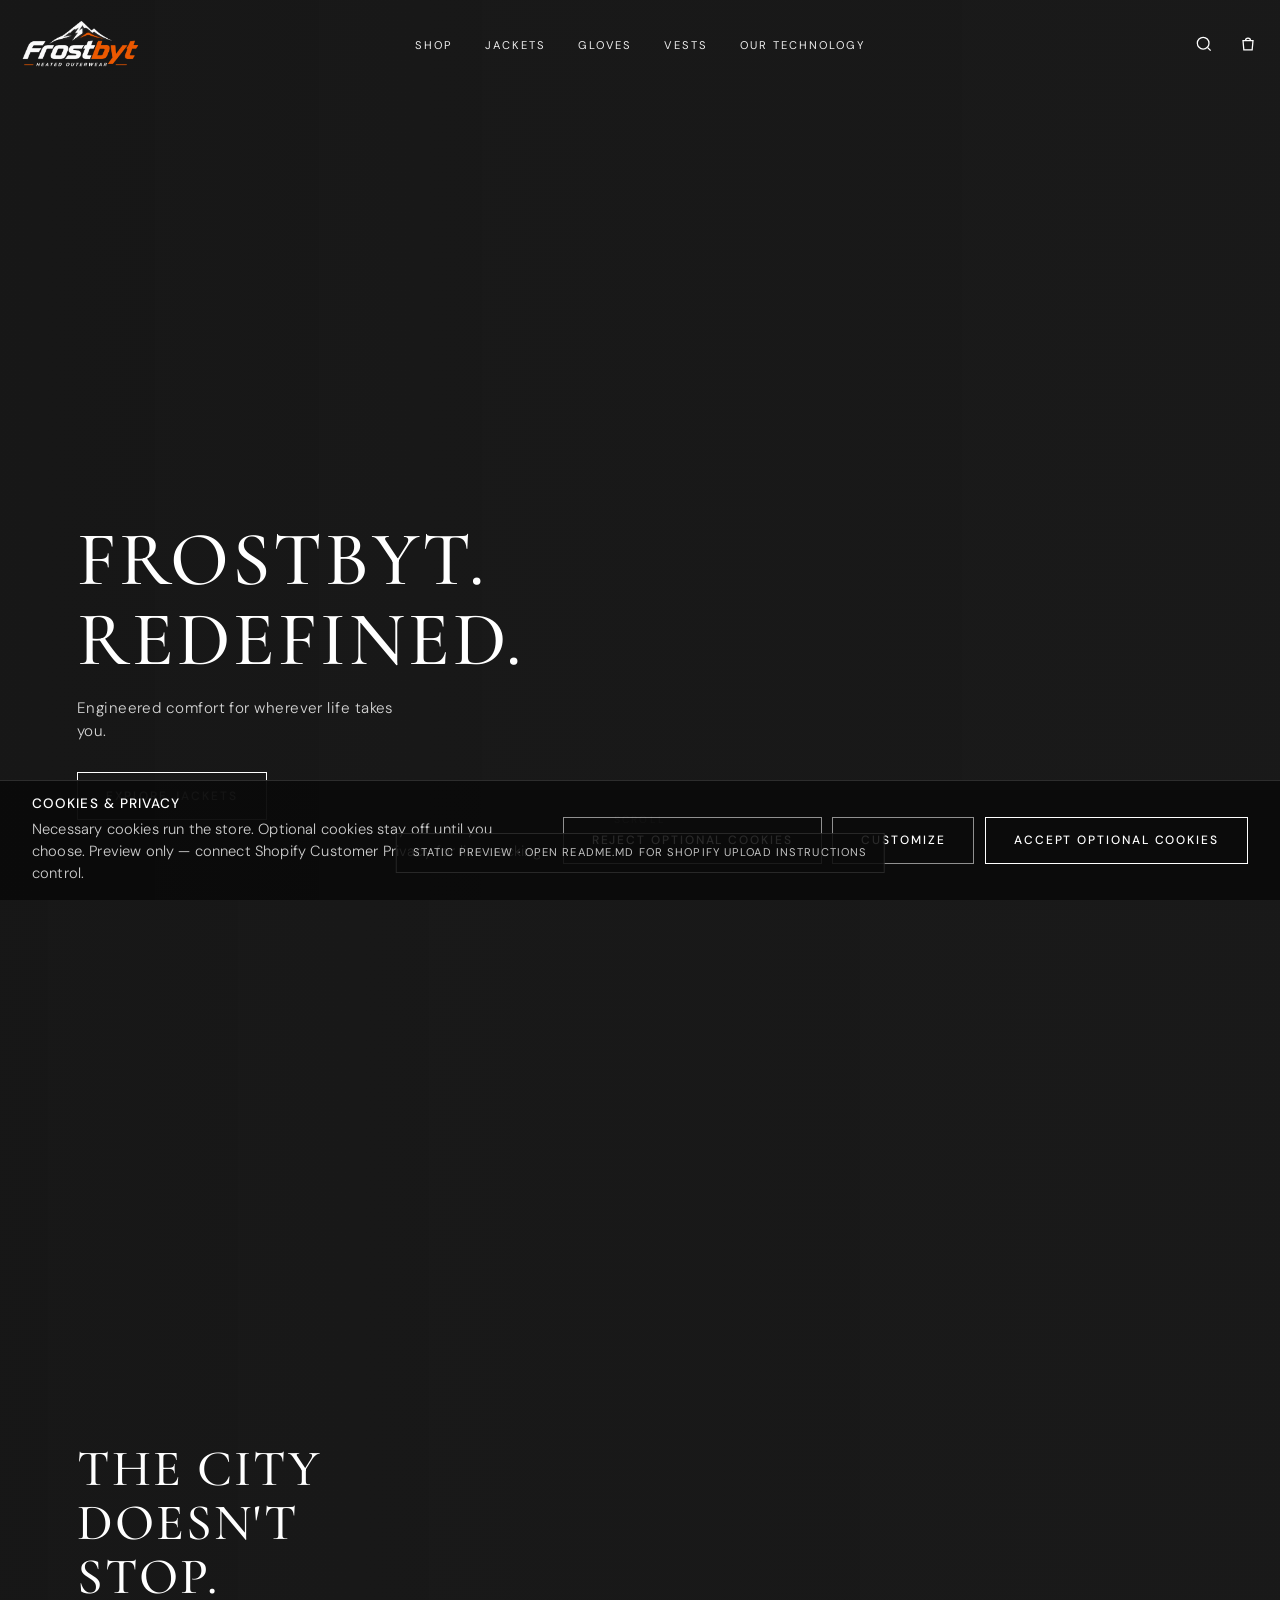
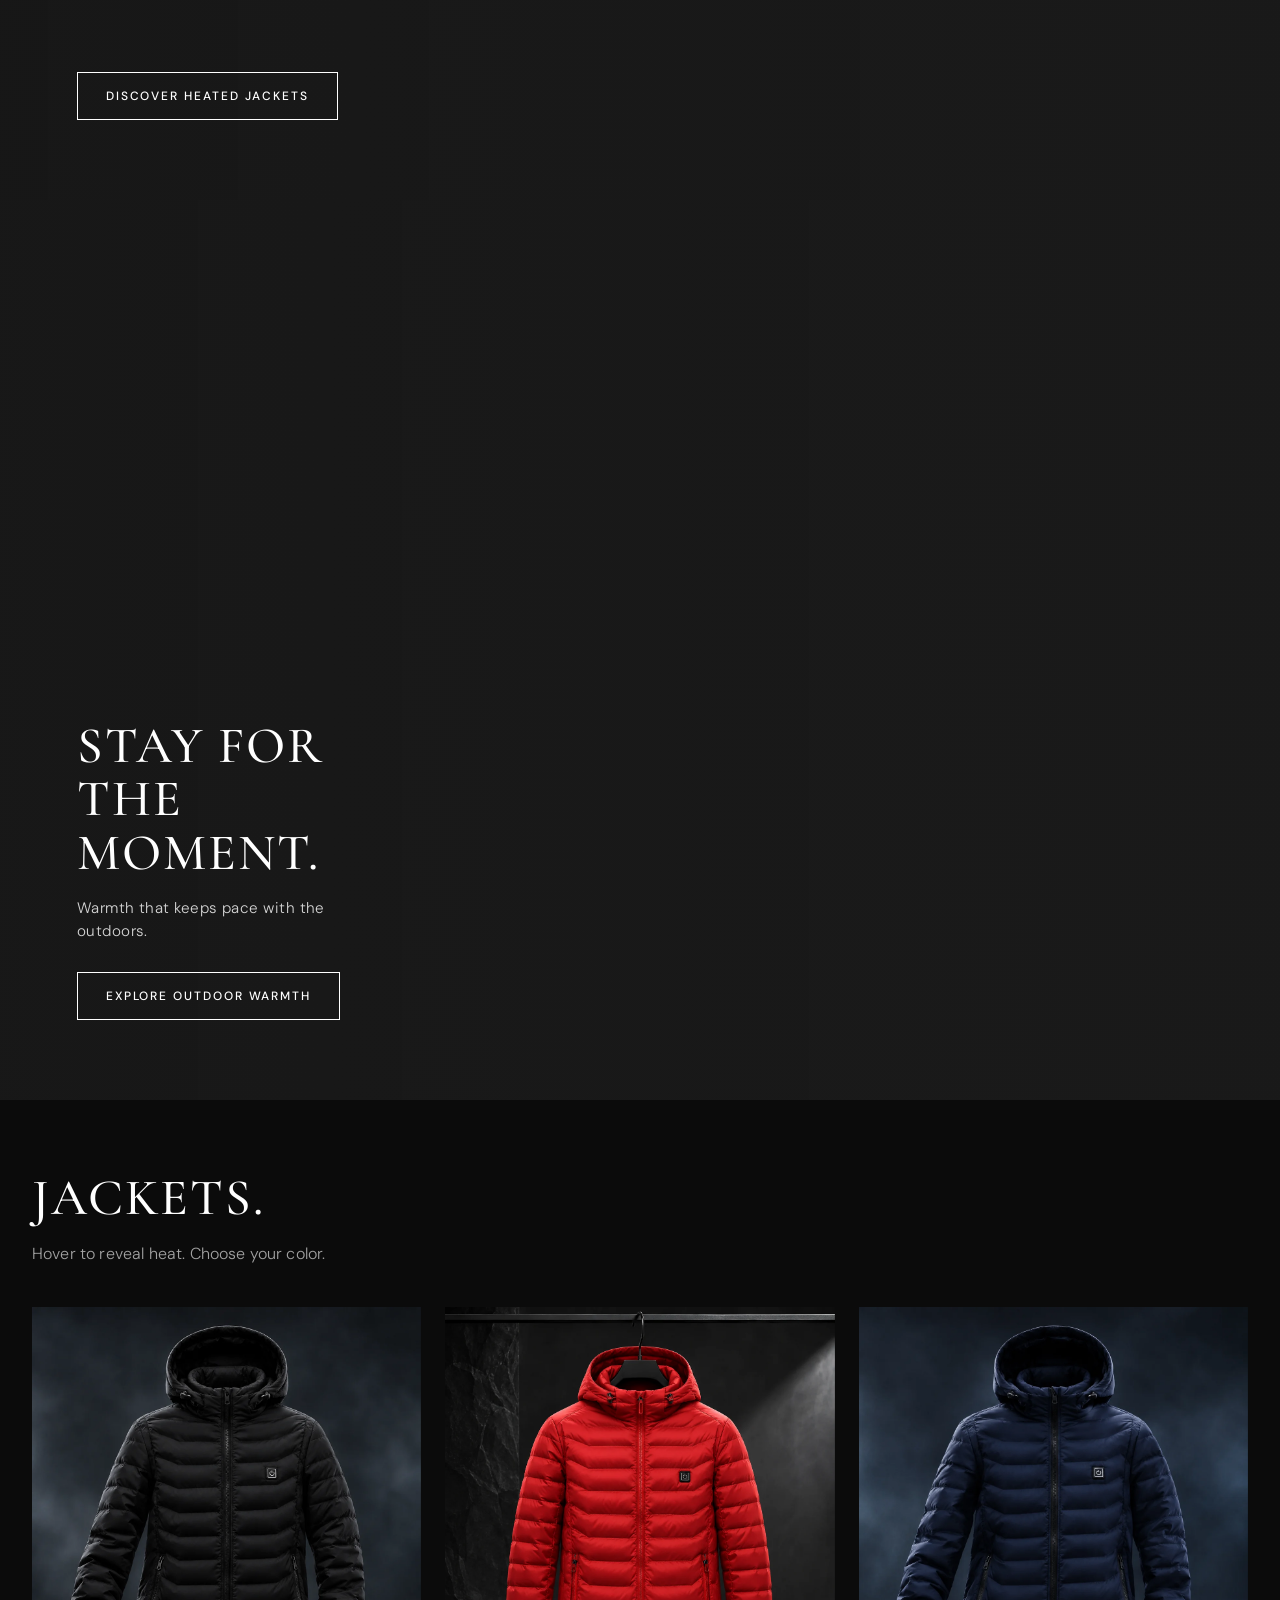
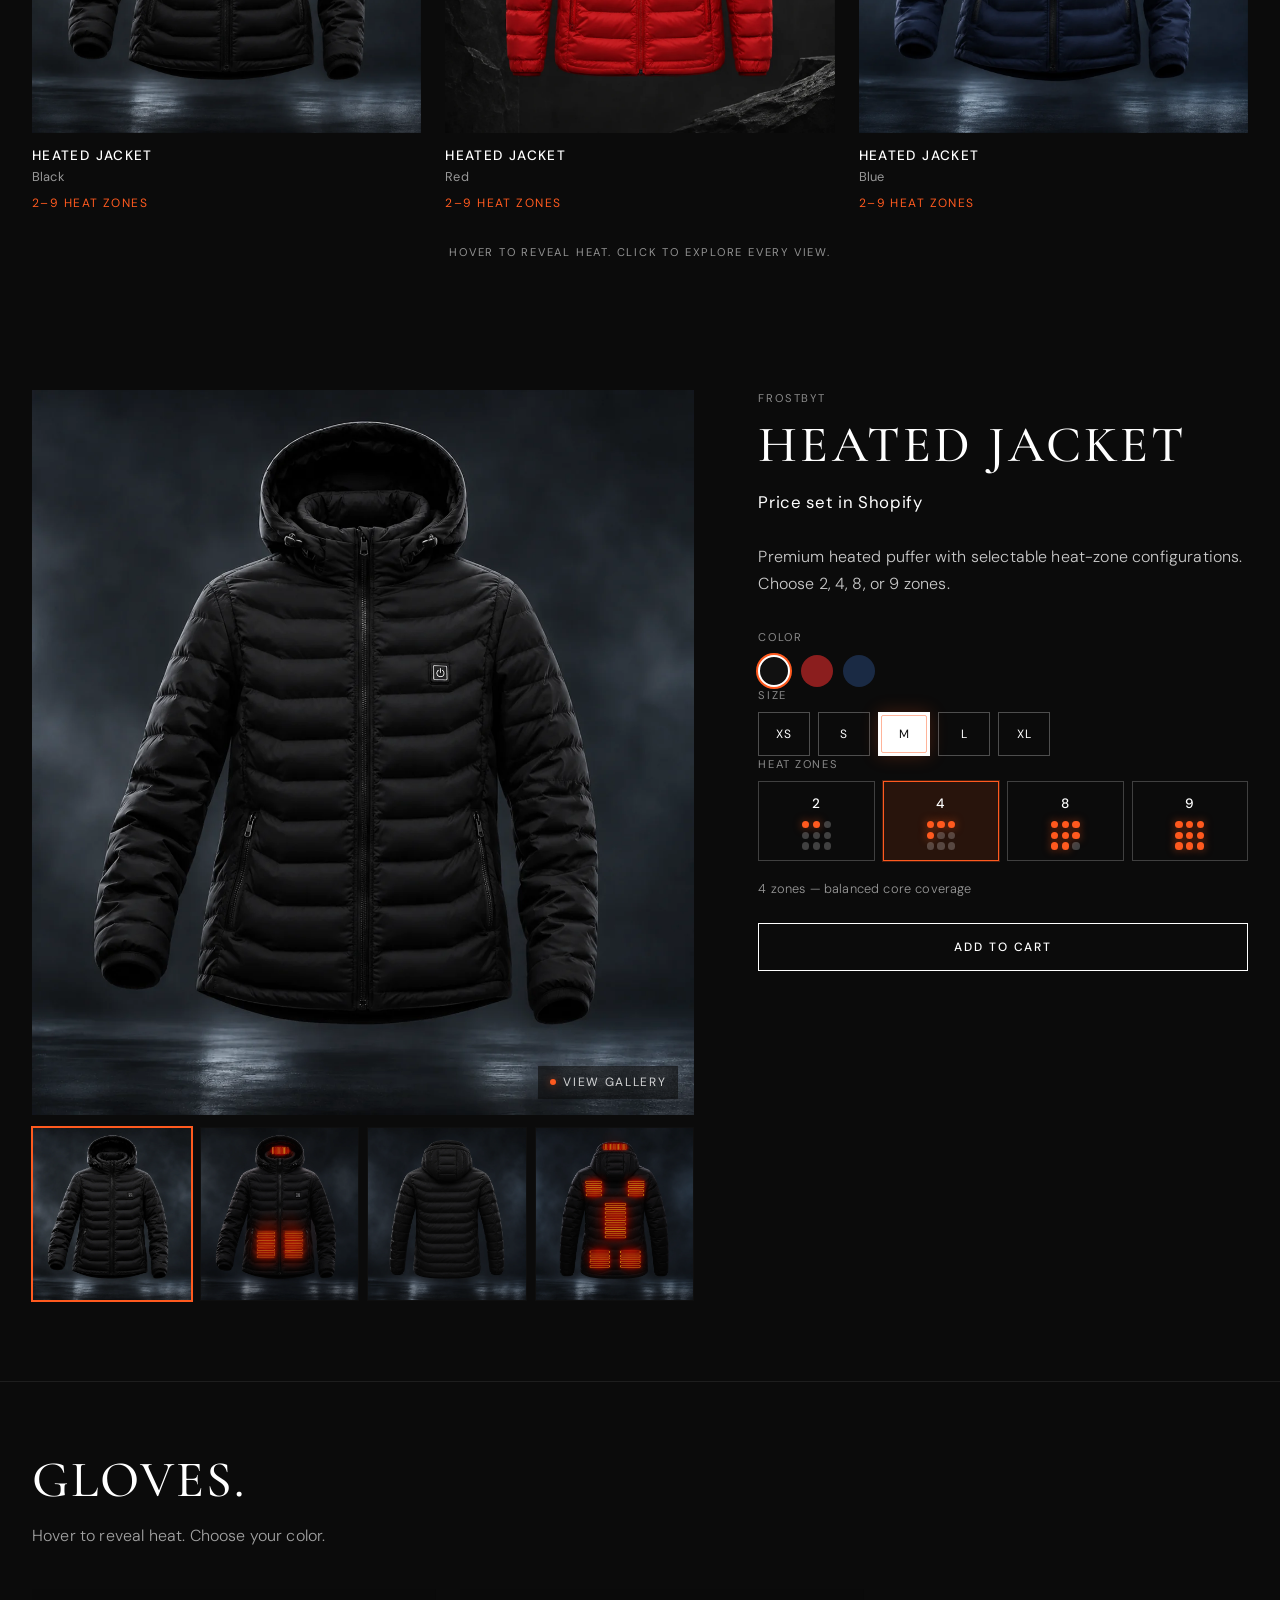
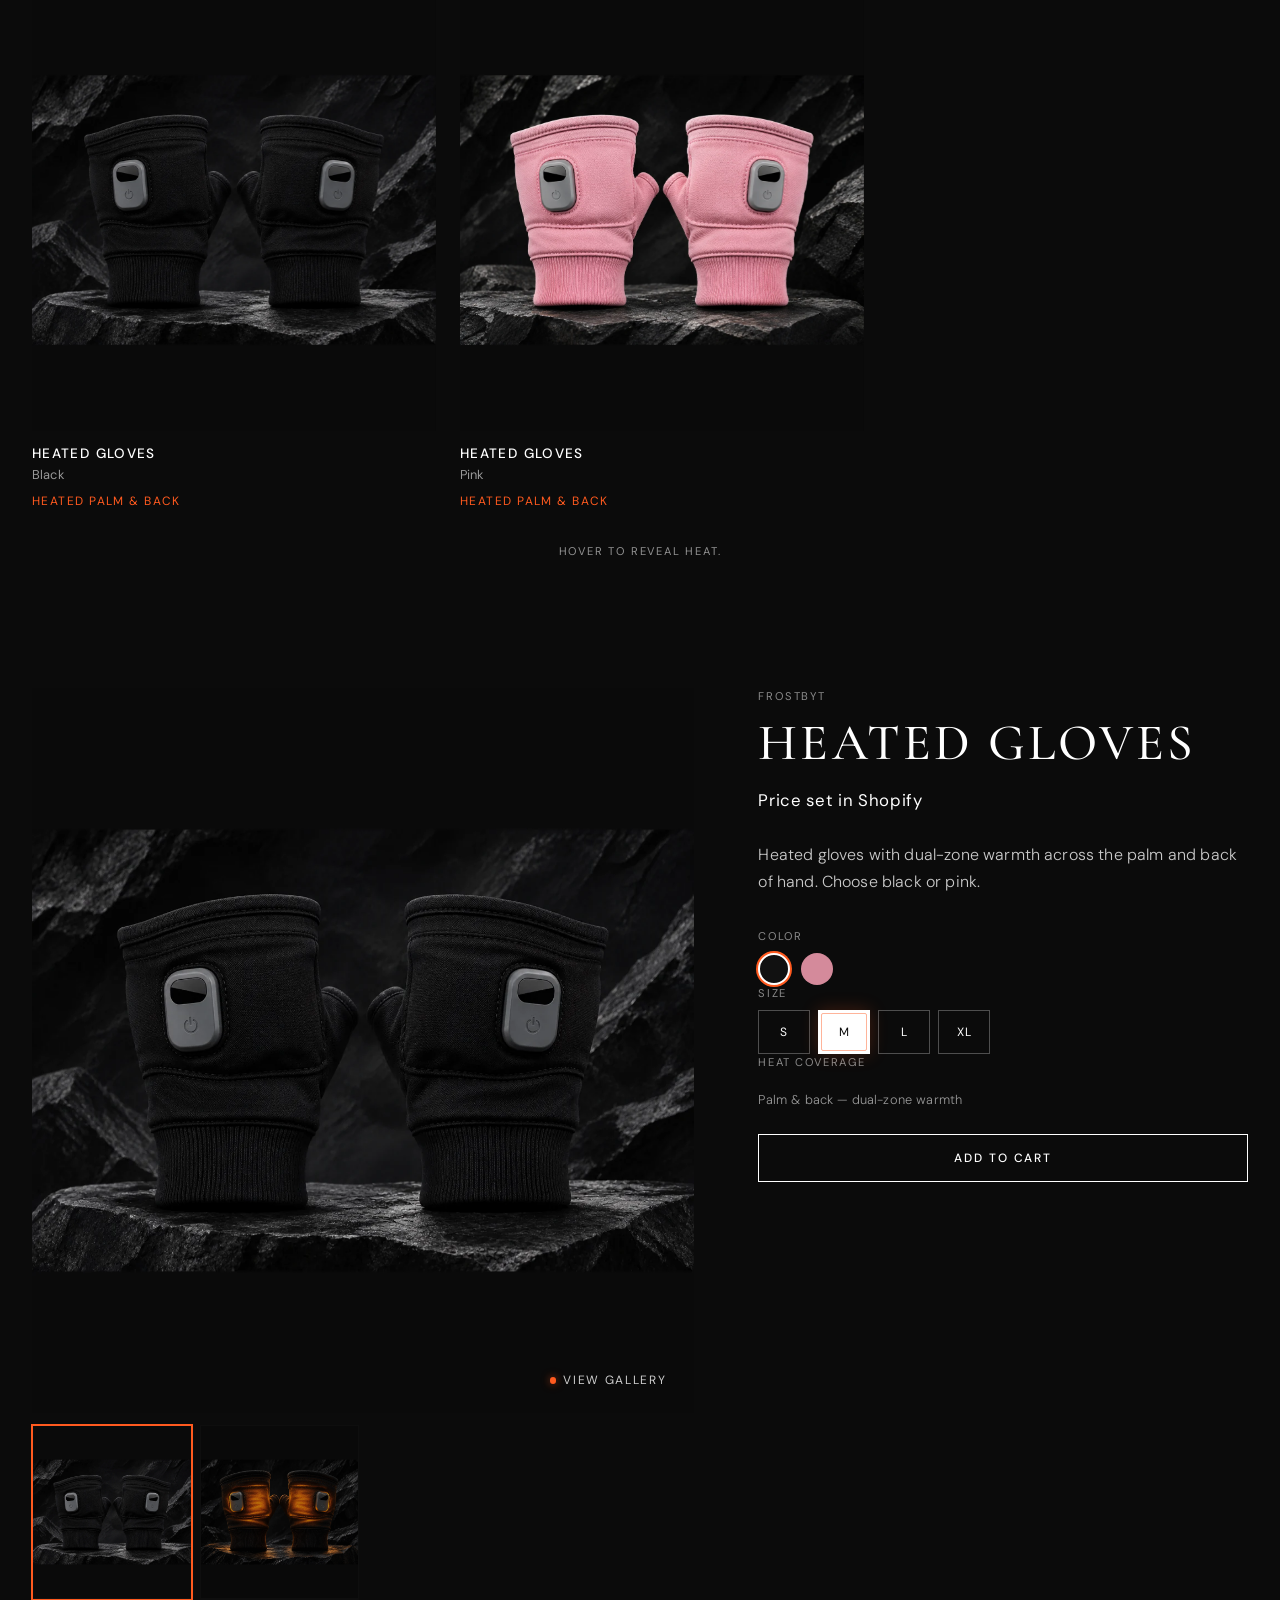
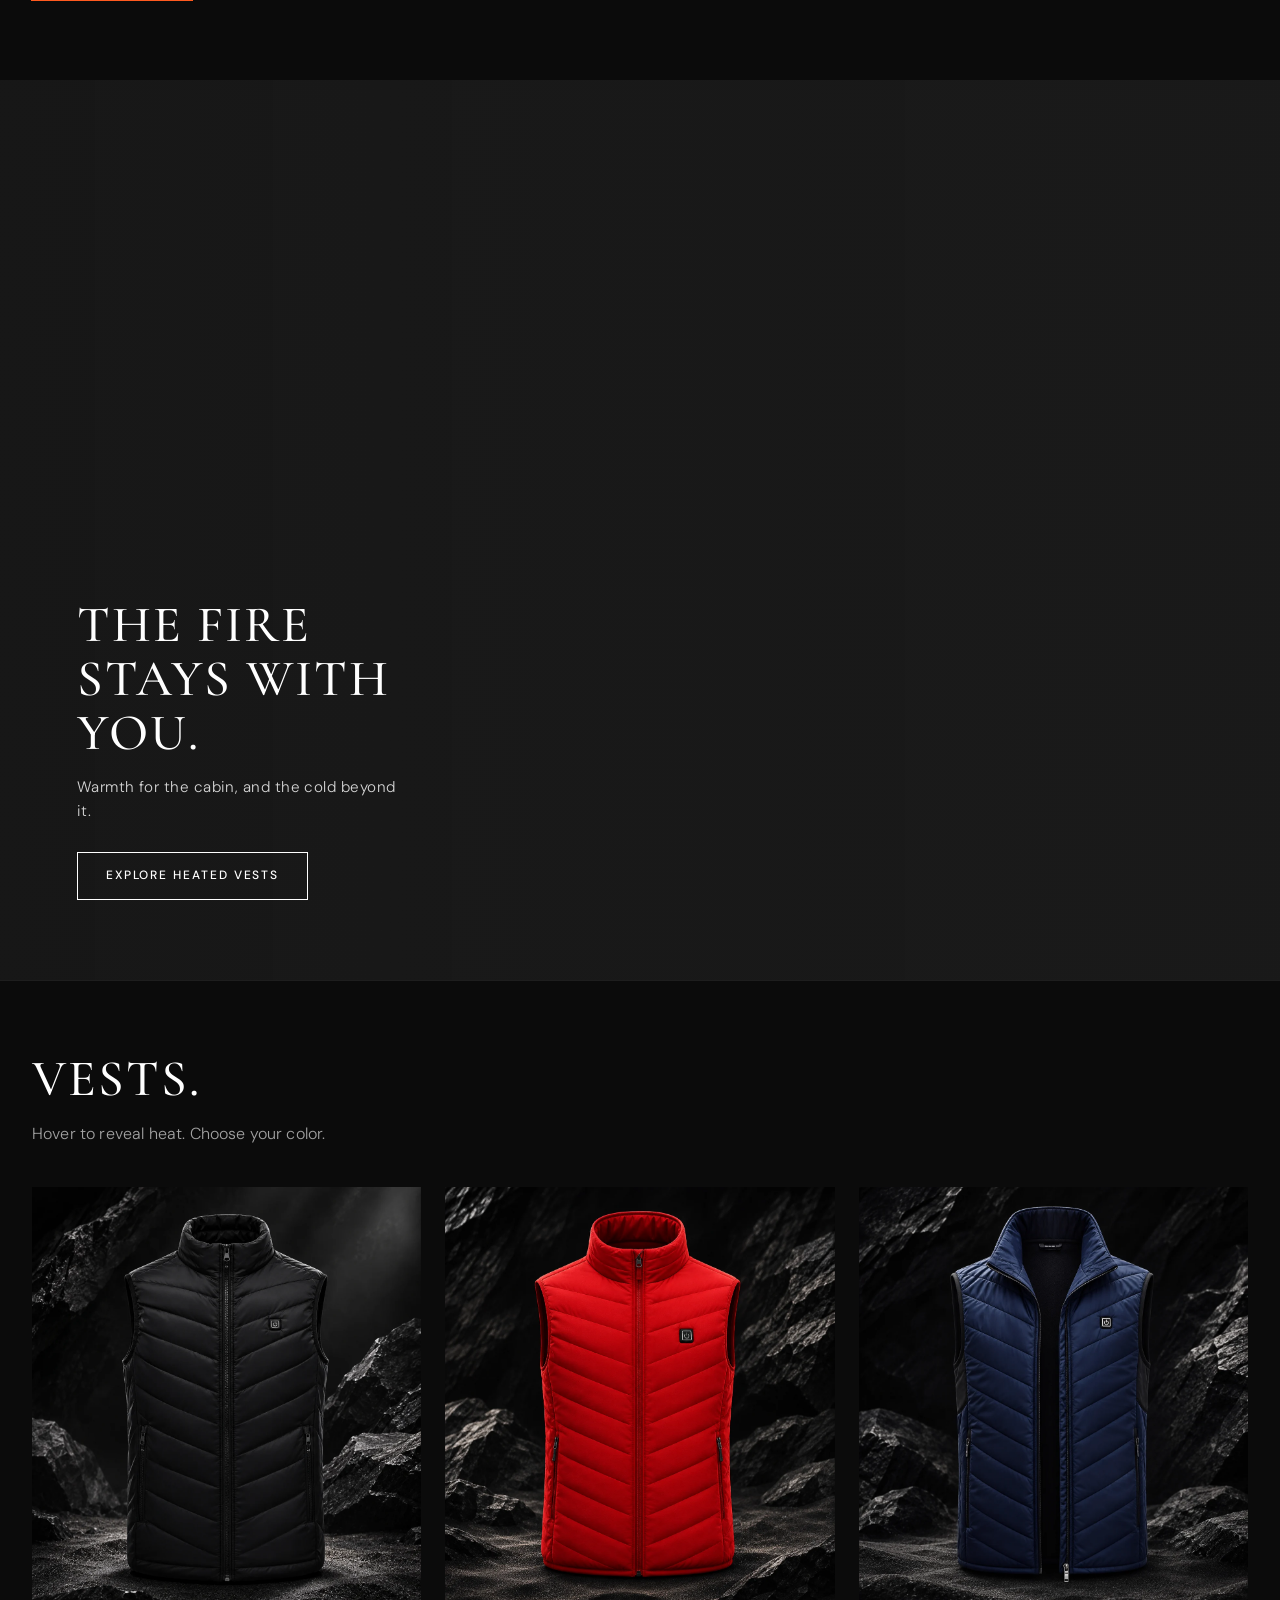
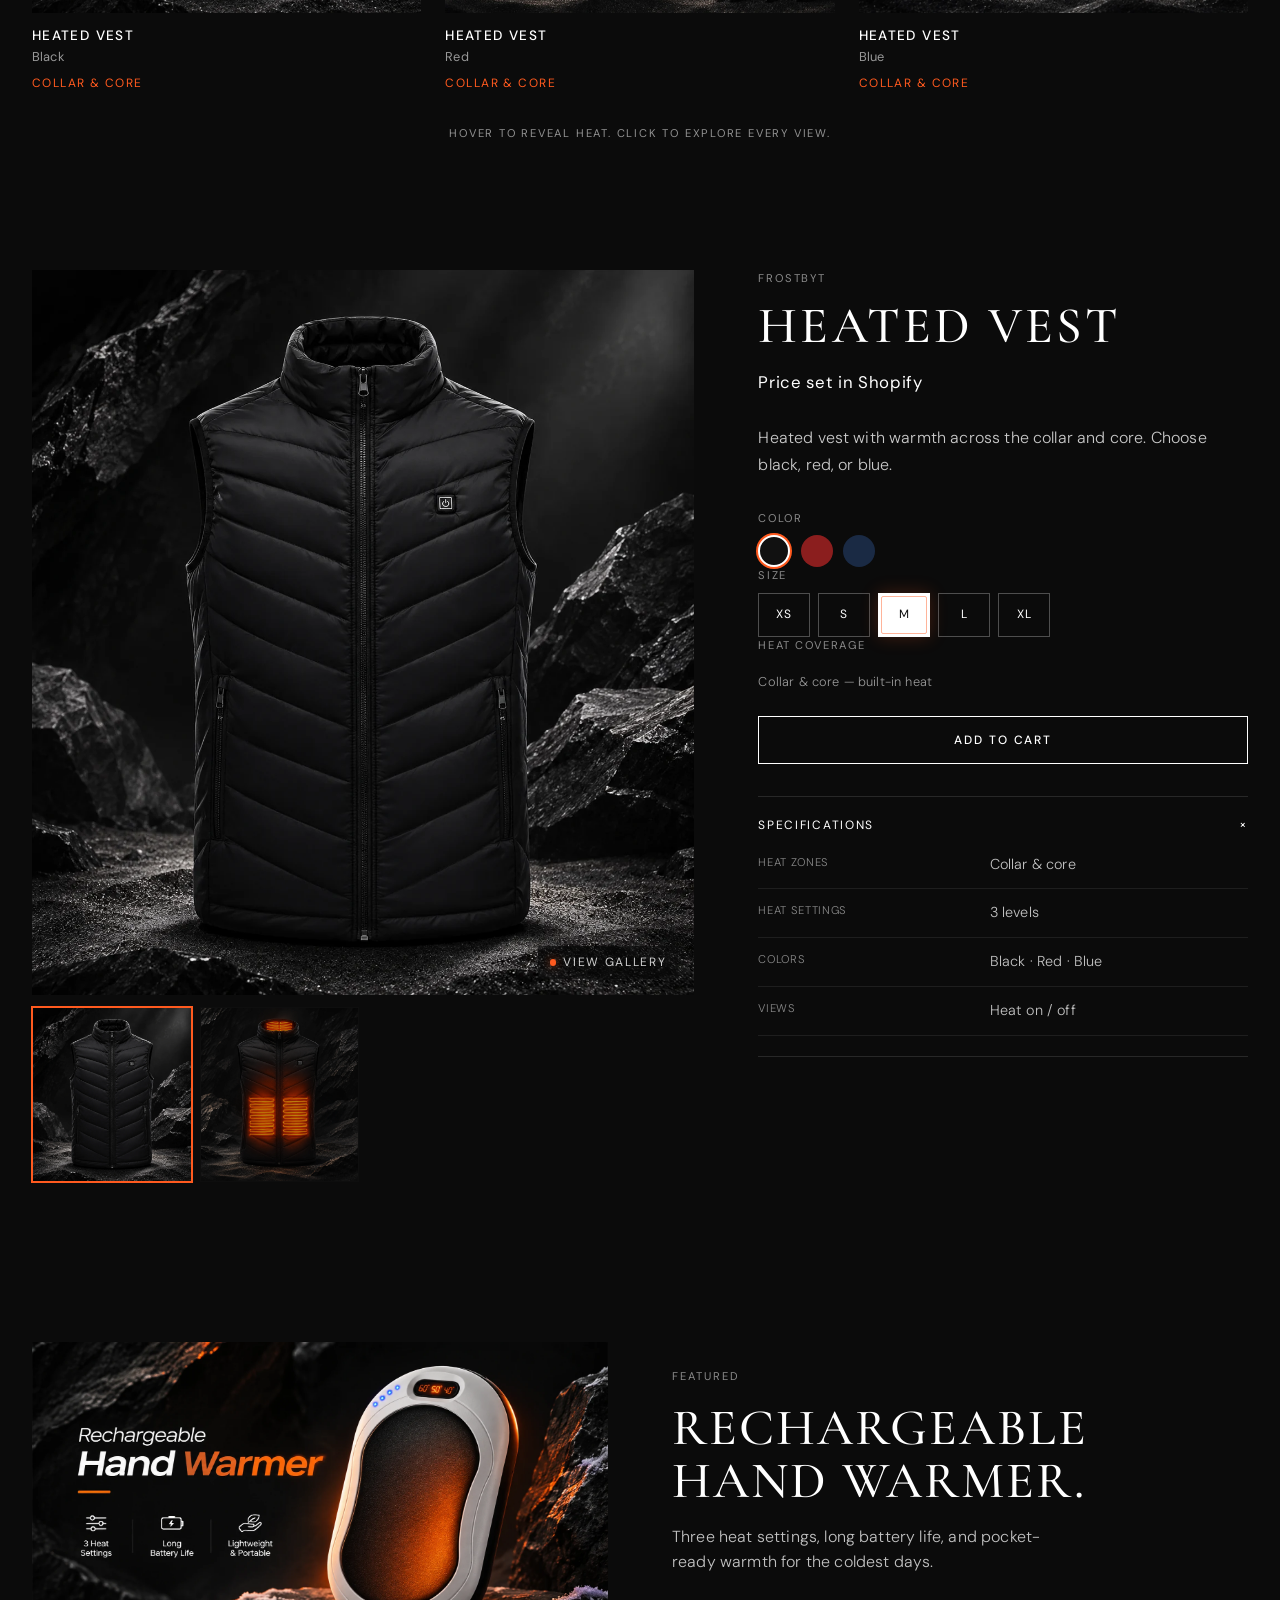
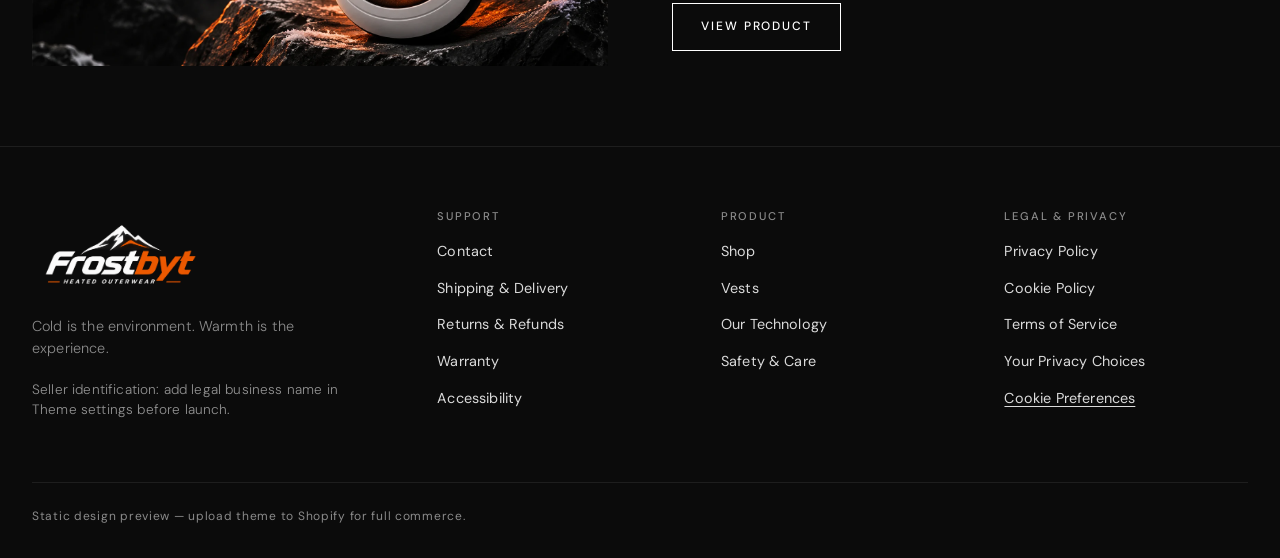
<file: heated-store/preview/index.html>
<!doctype html>
<html lang="en">
  <head>
    <meta charset="utf-8">
    <meta name="viewport" content="width=device-width,initial-scale=1">
    <title>Frostbyt — Design Preview</title>
    <link rel="icon" type="image/png" href="../assets/icon.png">
    <link rel="apple-touch-icon" href="../assets/icon.png">
    <meta name="description" content="Static design preview for the Heated Store Shopify theme. Cart and Liquid data require a Shopify store.">
    <link rel="preconnect" href="https://fonts.googleapis.com">
    <link rel="preconnect" href="https://fonts.gstatic.com" crossorigin>
    <link href="https://fonts.googleapis.com/css2?family=Cormorant+Garamond:wght@400;500;600&family=DM+Sans:opsz,wght@9..40,300;9..40,400;9..40,500&display=swap" rel="stylesheet">
    <link rel="stylesheet" href="../assets/base.css">
    <link rel="stylesheet" href="../assets/editorial.css">
    <link rel="stylesheet" href="../assets/animations.css">
    <link rel="stylesheet" href="../assets/product.css">
    <link rel="stylesheet" href="../assets/inventory.css">
    <style>
      :root {
        --color-bg: #0B0B0B;
        --color-soft-black: #171717;
        --color-white: #FFFFFF;
        --color-editorial: #FAFAF8;
        --color-muted: #8A8A8A;
        --color-light-gray: #E9E9E9;
        --color-heat: #FF5A1F;
        --color-amber: #FFB347;
        --color-deep-heat: #D62828;
        --page-width: 1440px;
        --heading-scale: 1;
        --body-scale: 1;
        --font-heading: 'Cormorant Garamond', 'Times New Roman', serif;
        --font-body: 'DM Sans', system-ui, sans-serif;
        --header-height: 5.5rem;
      }
      .preview-banner {
        position: fixed;
        bottom: 1rem;
        left: 50%;
        transform: translateX(-50%);
        z-index: 100;
        padding: 0.65rem 1rem;
        background: rgba(11,11,11,0.88);
        border: 1px solid rgba(255,255,255,0.12);
        font-size: 0.7rem;
        letter-spacing: 0.1em;
        text-transform: uppercase;
        color: rgba(255,255,255,0.75);
        max-width: calc(100% - 2rem);
        text-align: center;
      }
      .preview-nav a { pointer-events: auto; }
    </style>
  </head>
  <body class="template-index">
    <a class="skip-link" href="#MainContent">Skip to content</a>

    <header class="site-header site-header--transparent" data-site-header data-transparent="true">
      <div class="site-header__inner">
        <a class="site-header__logo" href="#hero"><img class="site-header__logo-img" src="../assets/logo.png" alt="Frostbyt" width="220" height="110"></a>
        <nav class="site-header__nav" aria-label="Primary">
          <ul class="site-header__nav-list list-reset">
            <li><a class="site-header__nav-link" href="#jackets">Shop</a></li>
            <li><a class="site-header__nav-link" href="#jackets">Jackets</a></li>
            <li><a class="site-header__nav-link" href="#gloves">Gloves</a></li>
            <li><a class="site-header__nav-link" href="#vests">Vests</a></li>
            <li><a class="site-header__nav-link" href="#tech">Our Technology</a></li>
          </ul>
        </nav>
        <div class="site-header__actions">
          <button type="button" class="icon-btn" aria-label="Search">
            <svg viewBox="0 0 24 24" fill="none" stroke="currentColor" stroke-width="1.5"><circle cx="11" cy="11" r="7"/><path d="M20 20l-3.5-3.5"/></svg>
          </button>
          <button type="button" class="icon-btn icon-btn--cart" aria-label="Cart" data-cart-open>
            <svg viewBox="0 0 24 24" fill="none" stroke="currentColor" stroke-width="1.5"><path d="M6 8h12l-1 11H7L6 8z"/><path d="M9 8a3 3 0 016 0"/></svg>
            <span class="cart-count" data-cart-count hidden></span>
          </button>
          <button type="button" class="icon-btn menu-toggle" data-menu-toggle aria-label="Menu">
            <svg viewBox="0 0 24 24" fill="none" stroke="currentColor" stroke-width="1.5"><path d="M4 7h16M4 12h16M4 17h16"/></svg>
          </button>
        </div>
      </div>
    </header>

    <nav class="mobile-nav" id="MobileNav" data-mobile-nav>
      <button type="button" class="icon-btn mobile-nav__close" data-mobile-nav-close aria-label="Close">
        <svg viewBox="0 0 24 24" fill="none" stroke="currentColor" stroke-width="1.5"><path d="M6 6l12 12M18 6L6 18"/></svg>
      </button>
      <ul class="mobile-nav__list list-reset">
        <li><a class="mobile-nav__link" href="#jackets">Shop</a></li>
        <li><a class="mobile-nav__link" href="#jackets">Jackets</a></li>
        <li><a class="mobile-nav__link" href="#gloves">Gloves</a></li>
        <li><a class="mobile-nav__link" href="#vests">Vests</a></li>
        <li><a class="mobile-nav__link" href="#tech">Our Technology</a></li>
      </ul>
    </nav>

    <main id="MainContent">
      <section class="cinematic" id="hero" data-cinematic-media>
        <div class="cinematic__media">
          <div class="heat-media" data-heat-media data-heat-mode="prerendered">
            <video class="heat-media__base" src="../assets/ph-hero-city.mp4?v=3" autoplay muted loop playsinline data-autoplay="true" width="3840" height="2144" style="object-fit:cover;width:100%;height:100%;position:absolute;inset:0;"></video>
          </div>
        </div>
        <div class="cinematic__overlay cinematic__overlay--left" style="opacity:0.35;"></div>
        <div class="cinematic__content cinematic__content--left">
          <h1 class="cinematic__headline h1 reveal is-visible">FROSTBYT. REDEFINED.</h1>
          <p class="cinematic__text reveal is-visible">Engineered comfort for wherever life takes you.</p>
          <div class="cinematic__actions reveal is-visible">
            <a class="btn" href="#jackets">EXPLORE JACKETS</a>
          </div>
        </div>
        <div class="scroll-indicator" aria-hidden="true"><span>Scroll</span><span class="scroll-indicator__line"></span></div>
      </section>

      <section class="cinematic" id="city" data-cinematic-media>
        <div class="cinematic__media">
          <div class="heat-media">
            <video class="heat-media__base" src="../assets/ph-city-campaign.mp4?v=3" autoplay muted loop playsinline data-autoplay="true" width="3728" height="2464" style="object-fit:cover;width:100%;height:100%;position:absolute;inset:0;"></video>
          </div>
        </div>
        <div class="cinematic__overlay cinematic__overlay--left" style="opacity:0.3;"></div>
        <div class="cinematic__content">
          <h2 class="cinematic__headline h2 reveal">THE CITY DOESN'T STOP.</h2>
          <p class="cinematic__text reveal reveal-delay-1">NEITHER SHOULD YOU.</p>
          <div class="cinematic__actions reveal reveal-delay-2"><a class="btn" href="#jackets">DISCOVER HEATED JACKETS</a></div>
        </div>
      </section>

      <section class="cinematic" id="outdoors" data-cinematic-media>
        <div class="cinematic__media">
          <div class="heat-media">
            <video class="heat-media__base" src="../assets/ph-outdoor-campaign.mp4?v=4" autoplay muted loop playsinline data-autoplay="true" width="2624" height="3504" style="object-fit:cover;object-position:center 42%;width:100%;height:100%;position:absolute;inset:0;"></video>
          </div>
        </div>
        <div class="cinematic__overlay cinematic__overlay--left" style="opacity:0.28;"></div>
        <div class="cinematic__content">
          <h2 class="cinematic__headline h2 reveal">STAY FOR THE MOMENT.</h2>
          <p class="cinematic__text reveal reveal-delay-1">Warmth that keeps pace with the outdoors.</p>
          <div class="cinematic__actions reveal reveal-delay-2"><a class="btn" href="#jackets">EXPLORE OUTDOOR WARMTH</a></div>
        </div>
      </section>

      <section class="inventory-section" id="jackets" data-inventory-section>
        <div class="page-width">
          <header class="inventory-section__header">
            <h2 class="inventory-section__title h2">JACKETS.</h2>
            <p class="inventory-section__sub">Hover to reveal heat. Choose your color.</p>
          </header>
          <div class="inventory-grid">
            <a class="inventory-card" href="#product-black" data-inventory-card data-color="black">
              <div class="inventory-card__media"><div class="inventory-card__stage">
                <img class="inventory-card__img inventory-card__img--base" src="../assets/jacket-black-unglowfront.webp" alt="Black heated jacket" width="1199" height="1312">
                <img class="inventory-card__img inventory-card__img--glow" src="../assets/jacket-black-glowfront.webp" alt="" width="1199" height="1312" aria-hidden="true">
                <span class="inventory-card__heat-hint" aria-hidden="true"><span class="inventory-card__heat-dot"></span>Heat on</span>
              </div></div>
              <div class="inventory-card__meta">
                <h3 class="inventory-card__title">Heated Jacket</h3>
                <p class="inventory-card__color">Black</p>
                <p class="inventory-card__zones">2–9 heat zones</p>
              </div>
            </a>
            <a class="inventory-card" href="#product-red" data-inventory-card data-color="red">
              <div class="inventory-card__media"><div class="inventory-card__stage">
                <img class="inventory-card__img inventory-card__img--base" src="../assets/jacket-red-unglowfront.webp" alt="Red heated jacket" width="1199" height="1312">
                <img class="inventory-card__img inventory-card__img--glow" src="../assets/jacket-red-glowfront.webp" alt="" width="1199" height="1312" aria-hidden="true">
                <span class="inventory-card__heat-hint" aria-hidden="true"><span class="inventory-card__heat-dot"></span>Heat on</span>
              </div></div>
              <div class="inventory-card__meta">
                <h3 class="inventory-card__title">Heated Jacket</h3>
                <p class="inventory-card__color">Red</p>
                <p class="inventory-card__zones">2–9 heat zones</p>
              </div>
            </a>
            <a class="inventory-card" href="#product-blue" data-inventory-card data-color="blue">
              <div class="inventory-card__media"><div class="inventory-card__stage">
                <img class="inventory-card__img inventory-card__img--base" src="../assets/jacket-blue-unglowfront.webp" alt="Blue heated jacket" width="1199" height="1312">
                <img class="inventory-card__img inventory-card__img--glow" src="../assets/jacket-blue-glowfront.webp" alt="" width="1199" height="1312" aria-hidden="true">
                <span class="inventory-card__heat-hint" aria-hidden="true"><span class="inventory-card__heat-dot"></span>Heat on</span>
              </div></div>
              <div class="inventory-card__meta">
                <h3 class="inventory-card__title">Heated Jacket</h3>
                <p class="inventory-card__color">Blue</p>
                <p class="inventory-card__zones">2–9 heat zones</p>
              </div>
            </a>
          </div>
          <p class="inventory-section__hint">Hover to reveal heat. Click to explore every view.</p>
        </div>
      </section>

      <section class="product inventory-product" id="product-black" data-product-section data-inventory-product data-id-prefix="product-" data-color="black">
        <div class="page-width product__layout">
          <div class="product__gallery" data-product-gallery data-inventory-gallery>
            <button type="button" class="product__gallery-main inventory-gallery__main" data-gallery-main data-open-slideshow aria-label="Open image slideshow">
              <img data-gallery-active src="../assets/jacket-black-unglowfront.webp" alt="Black jacket front" width="1199" height="1312">
              <span class="inventory-gallery__cue"><span class="inventory-gallery__cue-dot"></span>View gallery</span>
            </button>
            <div class="product__thumbs inventory-gallery__thumbs">
              <button type="button" class="product__thumb is-active" data-gallery-thumb data-src="../assets/jacket-black-unglowfront.webp" data-alt="Black jacket front" aria-label="Front">
                <img src="../assets/jacket-black-unglowfront.webp" alt="" width="200" height="220">
              </button>
              <button type="button" class="product__thumb" data-gallery-thumb data-src="../assets/jacket-black-glowfront.webp" data-alt="Black jacket front — heat on" aria-label="Front heat">
                <img src="../assets/jacket-black-glowfront.webp" alt="" width="200" height="220">
              </button>
              <button type="button" class="product__thumb" data-gallery-thumb data-src="../assets/jacket-black-unglowback.webp" data-alt="Black jacket back" aria-label="Back">
                <img src="../assets/jacket-black-unglowback.webp" alt="" width="200" height="220">
              </button>
              <button type="button" class="product__thumb" data-gallery-thumb data-src="../assets/jacket-black-glowback.webp" data-alt="Black jacket back — heat on" aria-label="Back heat">
                <img src="../assets/jacket-black-glowback.webp" alt="" width="200" height="220">
              </button>
            </div>
          </div>
          <div class="product__info">
            <p class="product__vendor">Frostbyt</p>
            <h2 class="product__title">Heated Jacket</h2>
            <div class="product__price">Price set in Shopify</div>
            <div class="product__description"><p>Premium heated puffer with selectable heat-zone configurations. Choose 2, 4, 8, or 9 zones.</p></div>
            <div class="inventory-product__form">
              <div class="field">
                <span class="field__label">Color</span>
                <div class="color-pills">
                  <button type="button" class="color-pill color-pill--black is-selected" data-color-pill data-color="black" aria-label="Black" aria-pressed="true"></button>
                  <button type="button" class="color-pill color-pill--red" data-color-pill data-color="red" aria-label="Red" aria-pressed="false"></button>
                  <button type="button" class="color-pill color-pill--blue" data-color-pill data-color="blue" aria-label="Blue" aria-pressed="false"></button>
                </div>
              </div>
              <div class="field">
                <span class="field__label">Size</span>
                <div class="variant-pills variant-pills--animated" data-size-pills>
                  <button type="button" class="variant-pill" data-size-pill data-value="XS"><span class="variant-pill__ring"></span><span class="variant-pill__label">XS</span></button>
                  <button type="button" class="variant-pill" data-size-pill data-value="S"><span class="variant-pill__ring"></span><span class="variant-pill__label">S</span></button>
                  <button type="button" class="variant-pill is-selected" data-size-pill data-value="M"><span class="variant-pill__ring"></span><span class="variant-pill__label">M</span></button>
                  <button type="button" class="variant-pill" data-size-pill data-value="L"><span class="variant-pill__ring"></span><span class="variant-pill__label">L</span></button>
                  <button type="button" class="variant-pill" data-size-pill data-value="XL"><span class="variant-pill__ring"></span><span class="variant-pill__label">XL</span></button>
                </div>
              </div>
              <div class="field" data-heat-option>
                <span class="field__label">Heat zones</span>
                <div class="heat-zone-pills" data-heat-pills>
                  <button type="button" class="heat-zone-pill" data-heat-zones="2" aria-pressed="false"><span class="heat-zone-pill__count">2</span><span class="heat-zone-pill__map" data-zone-map="2"></span></button>
                  <button type="button" class="heat-zone-pill is-selected" data-heat-zones="4" aria-pressed="true"><span class="heat-zone-pill__count">4</span><span class="heat-zone-pill__map" data-zone-map="4"></span></button>
                  <button type="button" class="heat-zone-pill" data-heat-zones="8" aria-pressed="false"><span class="heat-zone-pill__count">8</span><span class="heat-zone-pill__map" data-zone-map="8"></span></button>
                  <button type="button" class="heat-zone-pill" data-heat-zones="9" aria-pressed="false"><span class="heat-zone-pill__count">9</span><span class="heat-zone-pill__map" data-zone-map="9"></span></button>
                </div>
                <p class="heat-zone-note" data-heat-note>4 zones — balanced core coverage</p>
              </div>
              <div class="product__actions" style="margin-top:1.5rem;">
                <button type="button" class="btn btn--dark" data-demo-add style="width:100%;">Add to cart</button>
              </div>
            </div>
          </div>
        </div>
        <script type="application/json" data-inventory-catalog>
        {
          "black": {
            "title": "Heated Jacket",
            "images": [
              {"src": "../assets/jacket-black-unglowfront.webp", "alt": "Black jacket front"},
              {"src": "../assets/jacket-black-glowfront.webp", "alt": "Black jacket front — heat on"},
              {"src": "../assets/jacket-black-unglowback.webp", "alt": "Black jacket back"},
              {"src": "../assets/jacket-black-glowback.webp", "alt": "Black jacket back — heat on"}
            ]
          },
          "red": {
            "title": "Heated Jacket",
            "images": [
              {"src": "../assets/jacket-red-unglowfront.webp", "alt": "Red jacket front"},
              {"src": "../assets/jacket-red-glowfront.webp", "alt": "Red jacket front — heat on"},
              {"src": "../assets/jacket-red-unglowback.webp", "alt": "Red jacket back"},
              {"src": "../assets/jacket-red-glowback.webp", "alt": "Red jacket back — heat on"}
            ]
          },
          "blue": {
            "title": "Heated Jacket",
            "images": [
              {"src": "../assets/jacket-blue-unglowfront.webp", "alt": "Blue jacket front"},
              {"src": "../assets/jacket-blue-glowfront.webp", "alt": "Blue jacket front — heat on"},
              {"src": "../assets/jacket-blue-unglowback.webp", "alt": "Blue jacket back"},
              {"src": "../assets/jacket-blue-glowback.webp", "alt": "Blue jacket back — heat on"}
            ]
          }
        }
        </script>

      </section>




      <section class="inventory-section inventory-section--gloves" id="gloves" data-inventory-section>
        <div class="page-width">
          <header class="inventory-section__header">
            <h2 class="inventory-section__title h2">GLOVES.</h2>
            <p class="inventory-section__sub">Hover to reveal heat. Choose your color.</p>
          </header>
          <div class="inventory-grid inventory-grid--2">
            <a class="inventory-card" href="#product-gloves-black" data-inventory-card data-color="black">
              <div class="inventory-card__media"><div class="inventory-card__stage">
                <img class="inventory-card__img inventory-card__img--base" src="../assets/gloves-black-unglow.webp" alt="Black heated gloves" width="1199" height="1312">
                <img class="inventory-card__img inventory-card__img--glow" src="../assets/gloves-black-glow.webp" alt="" width="1199" height="1312" aria-hidden="true">
                <span class="inventory-card__heat-hint" aria-hidden="true"><span class="inventory-card__heat-dot"></span>Heat on</span>
              </div></div>
              <div class="inventory-card__meta">
                <h3 class="inventory-card__title">Heated Gloves</h3>
                <p class="inventory-card__color">Black</p>
                <p class="inventory-card__zones">Heated palm &amp; back</p>
              </div>
            </a>
            <a class="inventory-card" href="#product-gloves-pink" data-inventory-card data-color="pink">
              <div class="inventory-card__media"><div class="inventory-card__stage">
                <img class="inventory-card__img inventory-card__img--base" src="../assets/gloves-pink-unglow.webp" alt="Pink heated gloves" width="1199" height="1312">
                <img class="inventory-card__img inventory-card__img--glow" src="../assets/gloves-pink-glow.webp" alt="" width="1199" height="1312" aria-hidden="true">
                <span class="inventory-card__heat-hint" aria-hidden="true"><span class="inventory-card__heat-dot"></span>Heat on</span>
              </div></div>
              <div class="inventory-card__meta">
                <h3 class="inventory-card__title">Heated Gloves</h3>
                <p class="inventory-card__color">Pink</p>
                <p class="inventory-card__zones">Heated palm &amp; back</p>
              </div>
            </a>
          </div>
          <p class="inventory-section__hint">Hover to reveal heat.</p>
        </div>
      </section>


      <section class="product inventory-product inventory-product--gloves" id="product-gloves-black" data-product-section data-inventory-product data-id-prefix="product-gloves-" data-color="black">
        <div class="page-width product__layout">
          <div class="product__gallery" data-product-gallery data-inventory-gallery>
            <button type="button" class="product__gallery-main inventory-gallery__main" data-gallery-main data-open-slideshow aria-label="Open image slideshow">
              <img data-gallery-active src="../assets/gloves-black-unglow.webp" alt="Black heated gloves" width="1199" height="1312">
              <span class="inventory-gallery__cue"><span class="inventory-gallery__cue-dot"></span>View gallery</span>
            </button>
            <div class="product__thumbs inventory-gallery__thumbs">
              <button type="button" class="product__thumb is-active" data-gallery-thumb data-src="../assets/gloves-black-unglow.webp" data-alt="Black heated gloves" aria-label="Heat off">
                <img src="../assets/gloves-black-unglow.webp" alt="" width="200" height="220">
              </button>
              <button type="button" class="product__thumb" data-gallery-thumb data-src="../assets/gloves-black-glow.webp" data-alt="Black heated gloves — heat on" aria-label="Heat on">
                <img src="../assets/gloves-black-glow.webp" alt="" width="200" height="220">
              </button>
            </div>
          </div>
          <div class="product__info">
            <p class="product__vendor">Frostbyt</p>
            <h2 class="product__title" data-product-title>Heated Gloves</h2>
            <div class="product__price">Price set in Shopify</div>
            <div class="product__description"><p>Heated gloves with dual-zone warmth across the palm and back of hand. Choose black or pink.</p></div>
            <div class="inventory-product__form">
              <div class="field">
                <span class="field__label">Color</span>
                <div class="color-pills">
                  <button type="button" class="color-pill color-pill--black is-selected" data-color-pill data-color="black" aria-label="Black" aria-pressed="true"></button>
                  <button type="button" class="color-pill color-pill--pink" data-color-pill data-color="pink" aria-label="Pink" aria-pressed="false"></button>
                </div>
              </div>
              <div class="field">
                <span class="field__label">Size</span>
                <div class="variant-pills variant-pills--animated" data-size-pills>
                  <button type="button" class="variant-pill" data-size-pill data-value="S"><span class="variant-pill__ring"></span><span class="variant-pill__label">S</span></button>
                  <button type="button" class="variant-pill is-selected" data-size-pill data-value="M"><span class="variant-pill__ring"></span><span class="variant-pill__label">M</span></button>
                  <button type="button" class="variant-pill" data-size-pill data-value="L"><span class="variant-pill__ring"></span><span class="variant-pill__label">L</span></button>
                  <button type="button" class="variant-pill" data-size-pill data-value="XL"><span class="variant-pill__ring"></span><span class="variant-pill__label">XL</span></button>
                </div>
              </div>
              <div class="field">
                <span class="field__label">Heat coverage</span>
                <p class="heat-zone-note">Palm &amp; back — dual-zone warmth</p>
              </div>
              <div class="product__actions" style="margin-top:1.5rem;">
                <button type="button" class="btn btn--dark" data-demo-add style="width:100%;">Add to cart</button>
              </div>
            </div>
          </div>
        </div>
        <script type="application/json" data-inventory-catalog>
        {
          "black": {
            "title": "Heated Gloves",
            "images": [
              {"src": "../assets/gloves-black-unglow.webp", "alt": "Black heated gloves"},
              {"src": "../assets/gloves-black-glow.webp", "alt": "Black heated gloves — heat on"}
            ]
          },
          "pink": {
            "title": "Heated Gloves",
            "images": [
              {"src": "../assets/gloves-pink-unglow.webp", "alt": "Pink heated gloves"},
              {"src": "../assets/gloves-pink-glow.webp", "alt": "Pink heated gloves — heat on"}
            ]
          }
        }
        </script>
      </section>

      <section class="cinematic" id="vest-story" data-cinematic-media>
        <div class="cinematic__media">
          <div class="heat-media">
            <video class="heat-media__base" src="../assets/ph-vest-fireside.mp4?v=3" autoplay muted loop playsinline data-autoplay="true" width="3840" height="2160" style="object-fit:cover;width:100%;height:100%;position:absolute;inset:0;"></video>
          </div>
        </div>
        <div class="cinematic__overlay cinematic__overlay--left" style="opacity:0.32;"></div>
        <div class="cinematic__content">
          <h2 class="cinematic__headline h2 reveal">THE FIRE STAYS WITH YOU.</h2>
          <p class="cinematic__text reveal reveal-delay-1">Warmth for the cabin, and the cold beyond it.</p>
          <div class="cinematic__actions reveal reveal-delay-2"><a class="btn" href="#vests">EXPLORE HEATED VESTS</a></div>
        </div>
      </section>

      <section class="inventory-section inventory-section--vests" id="vests" data-inventory-section>
        <div class="page-width">
          <header class="inventory-section__header">
            <h2 class="inventory-section__title h2">VESTS.</h2>
            <p class="inventory-section__sub">Hover to reveal heat. Choose your color.</p>
          </header>
          <div class="inventory-grid">
            <a class="inventory-card" href="#product-vest-black" data-inventory-card data-color="black">
              <div class="inventory-card__media"><div class="inventory-card__stage">
                <img class="inventory-card__img inventory-card__img--base" src="../assets/vest-black-unglow.webp" alt="Black heated vest" width="1199" height="1312">
                <img class="inventory-card__img inventory-card__img--glow" src="../assets/vest-black-glow.webp" alt="" width="1199" height="1312" aria-hidden="true">
                <span class="inventory-card__heat-hint" aria-hidden="true"><span class="inventory-card__heat-dot"></span>Heat on</span>
              </div></div>
              <div class="inventory-card__meta">
                <h3 class="inventory-card__title">Heated Vest</h3>
                <p class="inventory-card__color">Black</p>
                <p class="inventory-card__zones">Collar &amp; core</p>
              </div>
            </a>
            <a class="inventory-card" href="#product-vest-red" data-inventory-card data-color="red">
              <div class="inventory-card__media"><div class="inventory-card__stage">
                <img class="inventory-card__img inventory-card__img--base" src="../assets/vest-red-unglow.webp" alt="Red heated vest" width="1199" height="1312">
                <img class="inventory-card__img inventory-card__img--glow" src="../assets/vest-red-glow.webp" alt="" width="1199" height="1312" aria-hidden="true">
                <span class="inventory-card__heat-hint" aria-hidden="true"><span class="inventory-card__heat-dot"></span>Heat on</span>
              </div></div>
              <div class="inventory-card__meta">
                <h3 class="inventory-card__title">Heated Vest</h3>
                <p class="inventory-card__color">Red</p>
                <p class="inventory-card__zones">Collar &amp; core</p>
              </div>
            </a>
            <a class="inventory-card" href="#product-vest-blue" data-inventory-card data-color="blue">
              <div class="inventory-card__media"><div class="inventory-card__stage">
                <img class="inventory-card__img inventory-card__img--base" src="../assets/vest-blue-unglow.webp" alt="Blue heated vest" width="1199" height="1312">
                <img class="inventory-card__img inventory-card__img--glow" src="../assets/vest-blue-glow.webp" alt="" width="1199" height="1312" aria-hidden="true">
                <span class="inventory-card__heat-hint" aria-hidden="true"><span class="inventory-card__heat-dot"></span>Heat on</span>
              </div></div>
              <div class="inventory-card__meta">
                <h3 class="inventory-card__title">Heated Vest</h3>
                <p class="inventory-card__color">Blue</p>
                <p class="inventory-card__zones">Collar &amp; core</p>
              </div>
            </a>
          </div>
          <p class="inventory-section__hint">Hover to reveal heat. Click to explore every view.</p>
        </div>
      </section>

      <section class="product inventory-product inventory-product--vests" id="product-vest-black" data-product-section data-inventory-product data-id-prefix="product-vest-" data-color="black">
        <div class="page-width product__layout">
          <div class="product__gallery" data-product-gallery data-inventory-gallery>
            <button type="button" class="product__gallery-main inventory-gallery__main" data-gallery-main data-open-slideshow aria-label="Open image slideshow">
              <img data-gallery-active src="../assets/vest-black-unglow.webp" alt="Black heated vest" width="1199" height="1312">
              <span class="inventory-gallery__cue"><span class="inventory-gallery__cue-dot"></span>View gallery</span>
            </button>
            <div class="product__thumbs inventory-gallery__thumbs">
              <button type="button" class="product__thumb is-active" data-gallery-thumb data-src="../assets/vest-black-unglow.webp" data-alt="Black heated vest" aria-label="Heat off">
                <img src="../assets/vest-black-unglow.webp" alt="" width="200" height="220">
              </button>
              <button type="button" class="product__thumb" data-gallery-thumb data-src="../assets/vest-black-glow.webp" data-alt="Black heated vest — heat on" aria-label="Heat on">
                <img src="../assets/vest-black-glow.webp" alt="" width="200" height="220">
              </button>
            </div>
          </div>
          <div class="product__info">
            <p class="product__vendor">Frostbyt</p>
            <h2 class="product__title" data-product-title>Heated Vest</h2>
            <div class="product__price">Price set in Shopify</div>
            <div class="product__description"><p>Heated vest with warmth across the collar and core. Choose black, red, or blue.</p></div>
            <div class="inventory-product__form">
              <div class="field">
                <span class="field__label">Color</span>
                <div class="color-pills">
                  <button type="button" class="color-pill color-pill--black is-selected" data-color-pill data-color="black" aria-label="Black" aria-pressed="true"></button>
                  <button type="button" class="color-pill color-pill--red" data-color-pill data-color="red" aria-label="Red" aria-pressed="false"></button>
                  <button type="button" class="color-pill color-pill--blue" data-color-pill data-color="blue" aria-label="Blue" aria-pressed="false"></button>
                </div>
              </div>
              <div class="field">
                <span class="field__label">Size</span>
                <div class="variant-pills variant-pills--animated" data-size-pills>
                  <button type="button" class="variant-pill" data-size-pill data-value="XS"><span class="variant-pill__ring"></span><span class="variant-pill__label">XS</span></button>
                  <button type="button" class="variant-pill" data-size-pill data-value="S"><span class="variant-pill__ring"></span><span class="variant-pill__label">S</span></button>
                  <button type="button" class="variant-pill is-selected" data-size-pill data-value="M"><span class="variant-pill__ring"></span><span class="variant-pill__label">M</span></button>
                  <button type="button" class="variant-pill" data-size-pill data-value="L"><span class="variant-pill__ring"></span><span class="variant-pill__label">L</span></button>
                  <button type="button" class="variant-pill" data-size-pill data-value="XL"><span class="variant-pill__ring"></span><span class="variant-pill__label">XL</span></button>
                </div>
              </div>
              <div class="field">
                <span class="field__label">Heat coverage</span>
                <p class="heat-zone-note">Collar &amp; core — built-in heat</p>
              </div>
              <div class="product__actions" style="margin-top:1.5rem;">
                <button type="button" class="btn btn--dark" data-demo-add style="width:100%;">Add to cart</button>
              </div>
            </div>
            <div class="product__meta-blocks">
              <details class="accordion" open>
                <summary class="accordion__trigger">Specifications <span class="accordion__icon">+</span></summary>
                <div class="accordion__content">
                  <div class="spec-list">
                    <div class="spec-list__row"><span class="spec-list__label">Heat zones</span><span>Collar &amp; core</span></div>
                    <div class="spec-list__row"><span class="spec-list__label">Heat settings</span><span>3 levels</span></div>
                    <div class="spec-list__row"><span class="spec-list__label">Colors</span><span>Black · Red · Blue</span></div>
                    <div class="spec-list__row"><span class="spec-list__label">Views</span><span>Heat on / off</span></div>
                  </div>
                </div>
              </details>
            </div>
          </div>
        </div>
        <script type="application/json" data-inventory-catalog>
        {
          "black": {
            "title": "Heated Vest",
            "images": [
              {"src": "../assets/vest-black-unglow.webp", "alt": "Black heated vest"},
              {"src": "../assets/vest-black-glow.webp", "alt": "Black heated vest — heat on"}
            ]
          },
          "red": {
            "title": "Heated Vest",
            "images": [
              {"src": "../assets/vest-red-unglow.webp", "alt": "Red heated vest"},
              {"src": "../assets/vest-red-glow.webp", "alt": "Red heated vest — heat on"}
            ]
          },
          "blue": {
            "title": "Heated Vest",
            "images": [
              {"src": "../assets/vest-blue-unglow.webp", "alt": "Blue heated vest"},
              {"src": "../assets/vest-blue-glow.webp", "alt": "Blue heated vest — heat on"}
            ]
          }
        }
        </script>
      </section>

      <section class="featured-product" id="tech">
        <div class="page-width featured-product__layout">
          <div class="featured-product__media">
            <div class="heat-media" style="height:100%;">
              <img class="heat-media__base" src="../assets/handwarmer.webp" alt="Rechargeable hand warmer" width="1672" height="941" style="object-fit:cover;object-position:center center;width:100%;height:100%;position:absolute;inset:0;background:#0e0e0e;">
            </div>
          </div>
          <div>
            <p class="featured-product__eyebrow">Featured</p>
            <h2 class="featured-product__title h2">RECHARGEABLE HAND WARMER.</h2>
            <p class="featured-product__text">Three heat settings, long battery life, and pocket-ready warmth for the coldest days.</p>
            <a class="btn" href="#tech">VIEW PRODUCT</a>
          </div>
        </div>
      </section>
    </main>

    <div class="slideshow" data-slideshow hidden>
      <div class="slideshow__overlay" data-slideshow-close></div>
      <div class="slideshow__panel" role="dialog" aria-modal="true" aria-label="Product gallery">
        <button type="button" class="slideshow__close icon-btn" data-slideshow-close aria-label="Close">
          <svg viewBox="0 0 24 24" fill="none" stroke="currentColor" stroke-width="1.5"><path d="M6 6l12 12M18 6L6 18"/></svg>
        </button>
        <button type="button" class="slideshow__nav slideshow__nav--prev" data-slideshow-prev aria-label="Previous">
          <svg viewBox="0 0 24 24" fill="none" stroke="currentColor" stroke-width="1.5"><path d="M15 5l-7 7 7 7"/></svg>
        </button>
        <div class="slideshow__stage">
          <img class="slideshow__img is-active" data-slideshow-img alt="" width="1199" height="1312">
          <img class="slideshow__img" data-slideshow-img-next alt="" width="1199" height="1312" aria-hidden="true">
        </div>
        <button type="button" class="slideshow__nav slideshow__nav--next" data-slideshow-next aria-label="Next">
          <svg viewBox="0 0 24 24" fill="none" stroke="currentColor" stroke-width="1.5"><path d="M9 5l7 7-7 7"/></svg>
        </button>
        <div class="slideshow__meta">
          <p class="slideshow__caption" data-slideshow-caption></p>
          <div class="slideshow__progress" data-slideshow-progress></div>
        </div>
      </div>
    </div>


    <footer class="site-footer">
      <div class="page-width site-footer__grid">
        <div class="site-footer__brand-col">
          <div class="site-footer__brand"><img class="site-footer__logo-img" src="../assets/logo.png" alt="Frostbyt" width="220" height="110"></div>
          <p class="site-footer__tagline">Cold is the environment. Warmth is the experience.</p>
          <p class="site-footer__seller"><span class="site-footer__missing">Seller identification: add legal business name in Theme settings before launch.</span></p>
        </div>
        <div>
          <h2 class="site-footer__heading">Support</h2>
          <ul class="site-footer__list list-reset">
            <li><a class="site-footer__link" href="#tech">Contact</a></li>
            <li><a class="site-footer__link" href="#tech">Shipping &amp; Delivery</a></li>
            <li><a class="site-footer__link" href="#tech">Returns &amp; Refunds</a></li>
            <li><a class="site-footer__link" href="#tech">Warranty</a></li>
            <li><a class="site-footer__link" href="#tech">Accessibility</a></li>
          </ul>
        </div>
        <div>
          <h2 class="site-footer__heading">Product</h2>
          <ul class="site-footer__list list-reset">
            <li><a class="site-footer__link" href="#jackets">Shop</a></li>
            <li><a class="site-footer__link" href="#vests">Vests</a></li>
            <li><a class="site-footer__link" href="#tech">Our Technology</a></li>
            <li><a class="site-footer__link" href="#tech">Safety &amp; Care</a></li>
          </ul>
        </div>
        <div>
          <h2 class="site-footer__heading">Legal &amp; Privacy</h2>
          <ul class="site-footer__list list-reset">
            <li><a class="site-footer__link" href="#tech">Privacy Policy</a></li>
            <li><a class="site-footer__link" href="#tech">Cookie Policy</a></li>
            <li><a class="site-footer__link" href="#tech">Terms of Service</a></li>
            <li><a class="site-footer__link" href="#tech">Your Privacy Choices</a></li>
            <li><button type="button" class="site-footer__link site-footer__link--button" data-privacy-open-prefs>Cookie Preferences</button></li>
          </ul>
        </div>
      </div>
      <div class="page-width site-footer__bottom">
        <span>Static design preview — upload theme to Shopify for full commerce.</span>
      </div>
    </footer>

    <div class="privacy-banner" data-privacy-banner hidden role="dialog" aria-labelledby="privacy-banner-title" aria-describedby="privacy-banner-text">
      <div class="privacy-banner__inner page-width">
        <div class="privacy-banner__copy">
          <h2 id="privacy-banner-title" class="privacy-banner__title">Cookies &amp; privacy</h2>
          <p id="privacy-banner-text" class="privacy-banner__text">Necessary cookies run the store. Optional cookies stay off until you choose. Preview only — connect Shopify Customer Privacy for live tracking control.</p>
        </div>
        <div class="privacy-banner__actions">
          <button type="button" class="btn btn--ghost privacy-banner__btn" data-privacy-reject>Reject optional cookies</button>
          <button type="button" class="btn btn--ghost privacy-banner__btn" data-privacy-customize>Customize</button>
          <button type="button" class="btn privacy-banner__btn" data-privacy-accept>Accept optional cookies</button>
        </div>
      </div>
    </div>
    <div class="privacy-prefs" data-privacy-prefs hidden>
      <div class="privacy-prefs__overlay" data-privacy-prefs-close></div>
      <div class="privacy-prefs__panel" role="dialog" aria-modal="true" aria-labelledby="privacy-prefs-title">
        <div class="privacy-prefs__header">
          <h2 id="privacy-prefs-title" class="privacy-prefs__title">Cookie preferences</h2>
          <button type="button" class="icon-btn" data-privacy-prefs-close aria-label="Close"><svg viewBox="0 0 24 24" fill="none" stroke="currentColor" stroke-width="1.5"><path d="M6 6l12 12M18 6L6 18"/></svg></button>
        </div>
        <div class="privacy-prefs__body">
          <p class="privacy-prefs__intro">Necessary cookies stay on. Optional categories stay off until you choose otherwise.</p>
          <fieldset class="privacy-prefs__group"><legend class="privacy-prefs__legend">Analytics</legend><label class="privacy-prefs__row"><span><strong>Optional</strong><span class="privacy-prefs__hint">Off by default.</span></span><input type="checkbox" data-privacy-analytics></label></fieldset>
          <fieldset class="privacy-prefs__group"><legend class="privacy-prefs__legend">Marketing</legend><label class="privacy-prefs__row"><span><strong>Optional</strong><span class="privacy-prefs__hint">Off by default.</span></span><input type="checkbox" data-privacy-marketing></label></fieldset>
        </div>
        <div class="privacy-prefs__footer">
          <button type="button" class="btn btn--ghost" data-privacy-prefs-close>Cancel</button>
          <button type="button" class="btn" data-privacy-save>Save preferences</button>
        </div>
      </div>
    </div>

    <div class="cart-drawer" data-cart-drawer>
      <div class="cart-drawer__overlay" data-cart-close></div>
      <aside class="cart-drawer__panel" role="dialog" aria-modal="true" aria-label="Cart">
        <div class="cart-drawer__header">
          <h2 class="cart-drawer__title">Cart</h2>
          <button type="button" class="icon-btn" data-cart-close aria-label="Close">
            <svg viewBox="0 0 24 24" fill="none" stroke="currentColor" stroke-width="1.5"><path d="M6 6l12 12M18 6L6 18"/></svg>
          </button>
        </div>
        <div class="cart-drawer__body"><p class="cart-drawer__empty">Your cart is empty</p></div>
      </aside>
    </div>

    <p class="preview-banner">Static preview · Open README.md for Shopify upload instructions</p>

    <script>
      window.theme = {
        routes: { cart_url: '#', cart_add_url: '#', cart_change_url: '#', cart_update_url: '#' },
        strings: { addToCart: 'Add to cart', soldOut: 'Sold out', unavailable: 'Unavailable', cartError: 'Cart requires Shopify' },
        moneyFormat: '${{amount}}',
        cartDrawer: true
      };
    </script>
    <script src="../assets/theme.js" defer></script>
    <script src="../assets/media-controller.js" defer></script>
    <script src="../assets/privacy-controls.js" defer></script>
  </body>
</html>
</file>
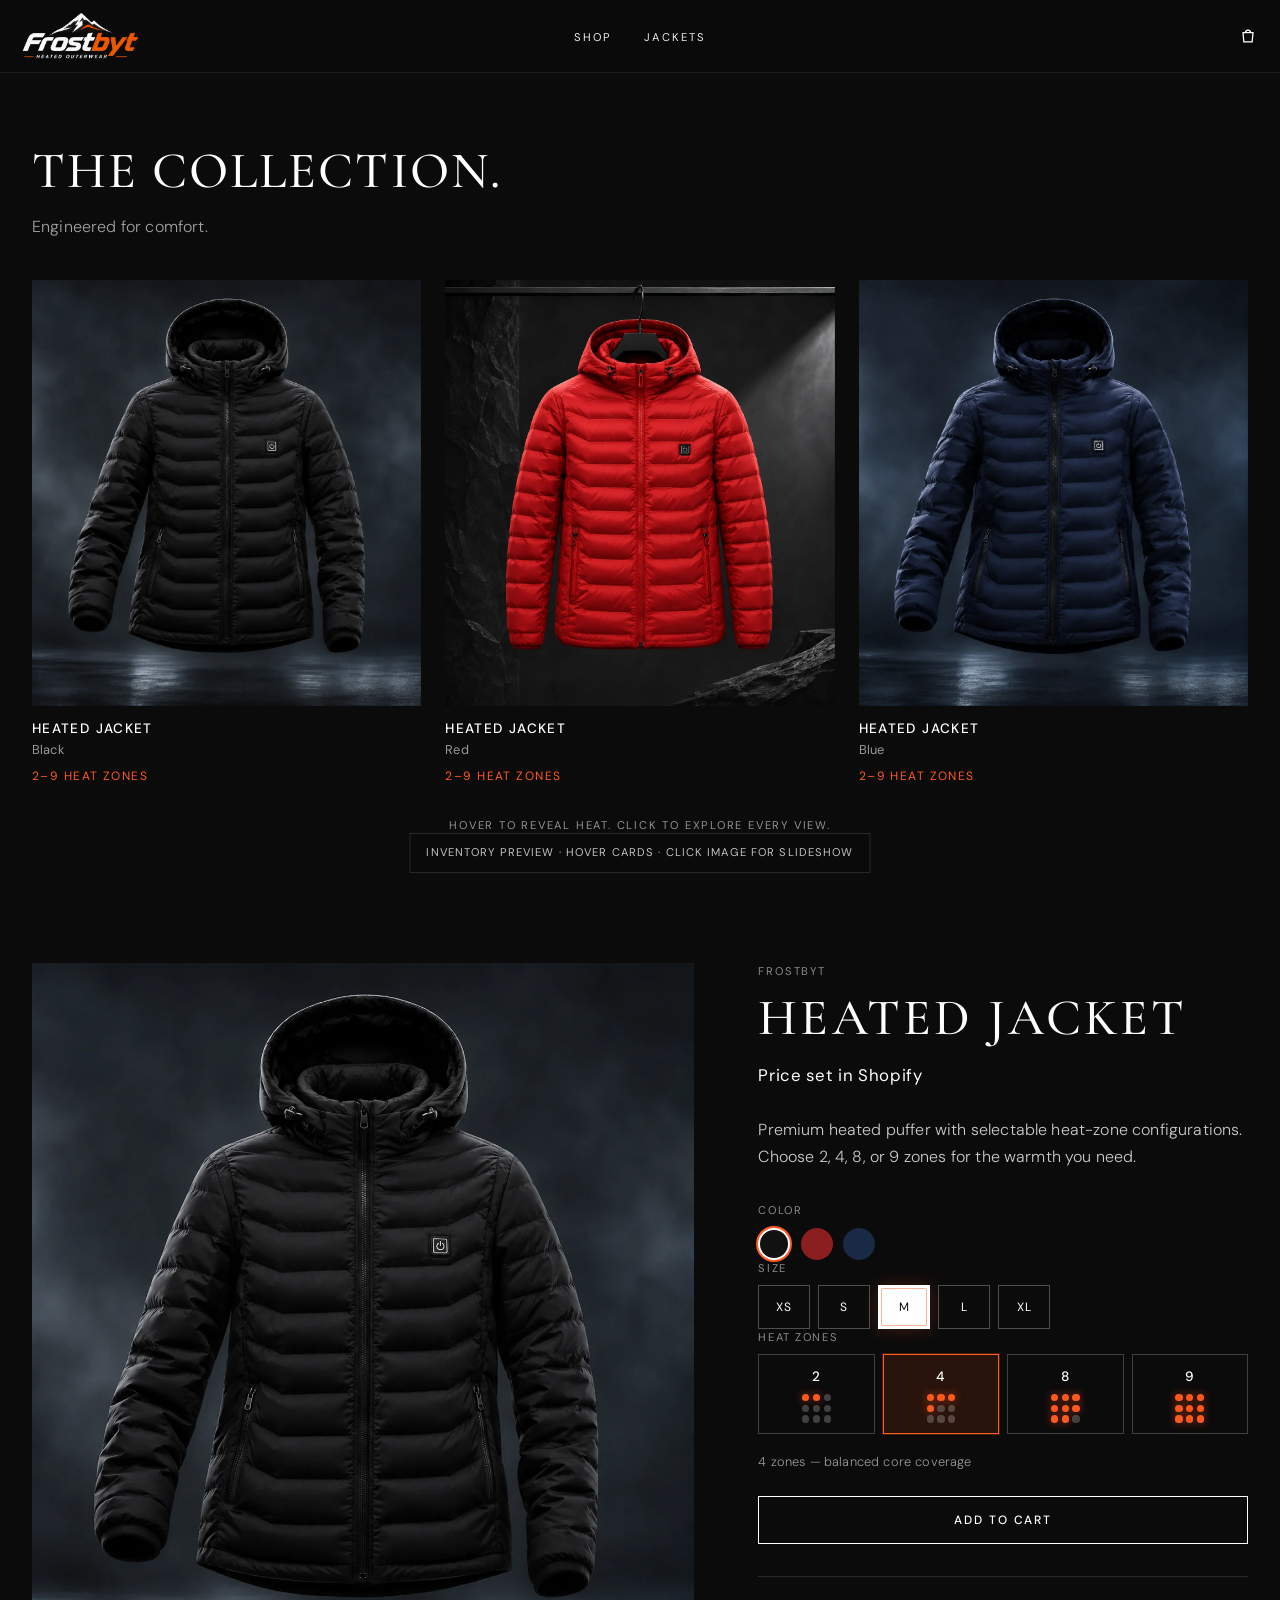
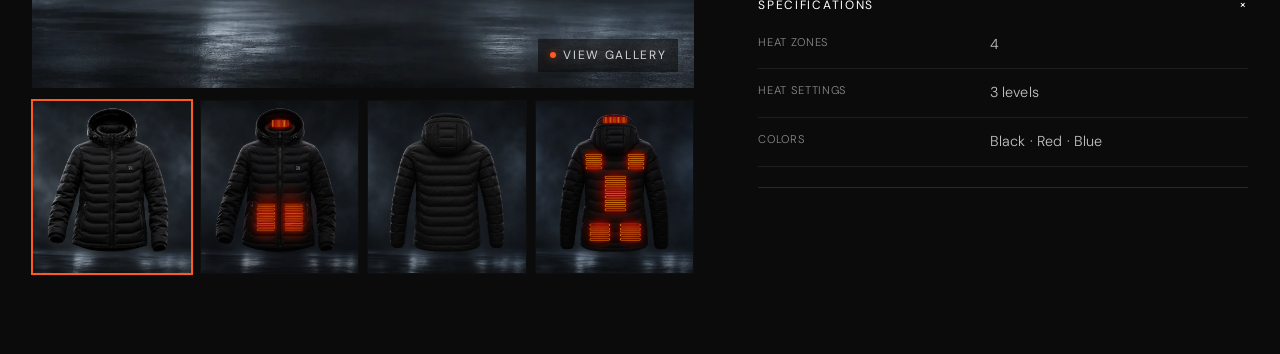
<file: heated-store/preview/inventory.html>
<!doctype html>
<html lang="en">
  <head>
    <meta charset="utf-8">
    <meta name="viewport" content="width=device-width,initial-scale=1">
    <title>Frostbyt — Inventory Preview</title>
    <link rel="icon" type="image/png" href="../assets/icon.png">
    <link rel="preconnect" href="https://fonts.googleapis.com">
    <link rel="preconnect" href="https://fonts.gstatic.com" crossorigin>
    <link href="https://fonts.googleapis.com/css2?family=Cormorant+Garamond:wght@400;500;600&family=DM+Sans:opsz,wght@9..40,300;9..40,400;9..40,500&display=swap" rel="stylesheet">
    <link rel="stylesheet" href="../assets/base.css">
    <link rel="stylesheet" href="../assets/editorial.css">
    <link rel="stylesheet" href="../assets/animations.css">
    <link rel="stylesheet" href="../assets/product.css">
    <link rel="stylesheet" href="../assets/inventory.css">
    <style>
      :root {
        --color-bg: #0B0B0B;
        --color-soft-black: #171717;
        --color-white: #FFFFFF;
        --color-editorial: #FAFAF8;
        --color-muted: #8A8A8A;
        --color-light-gray: #E9E9E9;
        --color-heat: #FF5A1F;
        --color-amber: #FFB347;
        --color-deep-heat: #D62828;
        --page-width: 1440px;
        --heading-scale: 1;
        --body-scale: 1;
        --font-heading: 'Cormorant Garamond', 'Times New Roman', serif;
        --font-body: 'DM Sans', system-ui, sans-serif;
        --header-height: 4.5rem;
      }
      .preview-banner {
        position: fixed; bottom: 1rem; left: 50%; transform: translateX(-50%);
        z-index: 100; padding: 0.65rem 1rem; background: rgba(11,11,11,0.88);
        border: 1px solid rgba(255,255,255,0.12); font-size: 0.7rem;
        letter-spacing: 0.1em; text-transform: uppercase; color: rgba(255,255,255,0.75);
        max-width: calc(100% - 2rem); text-align: center;
      }
    </style>
  </head>
  <body class="template-collection">
    <header class="site-header" data-site-header data-transparent="false">
      <div class="site-header__inner">
        <a class="site-header__logo" href="index.html"><img class="site-header__logo-img" src="../assets/logo.png" alt="Frostbyt" width="220" height="110"></a>
        <nav class="site-header__nav" aria-label="Primary">
          <ul class="site-header__nav-list list-reset">
            <li><a class="site-header__nav-link" href="#inventory">Shop</a></li>
            <li><a class="site-header__nav-link" href="#product-black">Jackets</a></li>
          </ul>
        </nav>
        <div class="site-header__actions">
          <button type="button" class="icon-btn icon-btn--cart" data-cart-open aria-label="Cart">
            <svg viewBox="0 0 24 24" fill="none" stroke="currentColor" stroke-width="1.5"><path d="M6 8h12l-1 11H7L6 8z"/><path d="M9 8a3 3 0 016 0"/></svg>
            <span class="cart-count" data-cart-count hidden></span>
          </button>
          <button type="button" class="icon-btn menu-toggle" data-menu-toggle aria-label="Menu">
            <svg viewBox="0 0 24 24" fill="none" stroke="currentColor" stroke-width="1.5"><path d="M4 7h16M4 12h16M4 17h16"/></svg>
          </button>
        </div>
      </div>
    </header>

    <nav class="mobile-nav" data-mobile-nav>
      <button type="button" class="icon-btn mobile-nav__close" data-mobile-nav-close aria-label="Close">
        <svg viewBox="0 0 24 24" fill="none" stroke="currentColor" stroke-width="1.5"><path d="M6 6l12 12M18 6L6 18"/></svg>
      </button>
      <ul class="mobile-nav__list list-reset">
        <li><a class="mobile-nav__link" href="#inventory">Shop</a></li>
        <li><a class="mobile-nav__link" href="#product-black">Product</a></li>
      </ul>
    </nav>

    <main>
      <section class="inventory-section" id="inventory" data-inventory-section>
        <div class="page-width">
          <header class="inventory-section__header">
            <h1 class="inventory-section__title h2">THE COLLECTION.</h1>
            <p class="inventory-section__sub">Engineered for comfort.</p>
          </header>
          <div class="inventory-grid">
            <a class="inventory-card" href="#product-black" data-inventory-card data-color="black">
              <div class="inventory-card__media"><div class="inventory-card__stage">
                <img class="inventory-card__img inventory-card__img--base" src="../assets/jacket-black-unglowfront.webp" alt="Black heated jacket" width="1199" height="1312">
                <img class="inventory-card__img inventory-card__img--glow" src="../assets/jacket-black-glowfront.webp" alt="" width="1199" height="1312" aria-hidden="true">
                <span class="inventory-card__heat-hint" aria-hidden="true"><span class="inventory-card__heat-dot"></span>Heat on</span>
              </div></div>
              <div class="inventory-card__meta">
                <h2 class="inventory-card__title">Heated Jacket</h2>
                <p class="inventory-card__color">Black</p>
                <p class="inventory-card__zones">2–9 heat zones</p>
              </div>
            </a>
            <a class="inventory-card" href="#product-red" data-inventory-card data-color="red">
              <div class="inventory-card__media"><div class="inventory-card__stage">
                <img class="inventory-card__img inventory-card__img--base" src="../assets/jacket-red-unglowfront.webp" alt="Red heated jacket" width="1199" height="1312">
                <img class="inventory-card__img inventory-card__img--glow" src="../assets/jacket-red-glowfront.webp" alt="" width="1199" height="1312" aria-hidden="true">
                <span class="inventory-card__heat-hint" aria-hidden="true"><span class="inventory-card__heat-dot"></span>Heat on</span>
              </div></div>
              <div class="inventory-card__meta">
                <h2 class="inventory-card__title">Heated Jacket</h2>
                <p class="inventory-card__color">Red</p>
                <p class="inventory-card__zones">2–9 heat zones</p>
              </div>
            </a>
            <a class="inventory-card" href="#product-blue" data-inventory-card data-color="blue">
              <div class="inventory-card__media"><div class="inventory-card__stage">
                <img class="inventory-card__img inventory-card__img--base" src="../assets/jacket-blue-unglowfront.webp" alt="Blue heated jacket" width="1199" height="1312">
                <img class="inventory-card__img inventory-card__img--glow" src="../assets/jacket-blue-glowfront.webp" alt="" width="1199" height="1312" aria-hidden="true">
                <span class="inventory-card__heat-hint" aria-hidden="true"><span class="inventory-card__heat-dot"></span>Heat on</span>
              </div></div>
              <div class="inventory-card__meta">
                <h2 class="inventory-card__title">Heated Jacket</h2>
                <p class="inventory-card__color">Blue</p>
                <p class="inventory-card__zones">2–9 heat zones</p>
              </div>
            </a>
          </div>
          <p class="inventory-section__hint">Hover to reveal heat. Click to explore every view.</p>
        </div>
      </section>

      <section class="product inventory-product" id="product-black" data-product-section data-inventory-product data-color="black">
        <div class="page-width product__layout">
          <div class="product__gallery" data-product-gallery data-inventory-gallery>
            <button type="button" class="product__gallery-main inventory-gallery__main" data-gallery-main data-open-slideshow aria-label="Open image slideshow">
              <img data-gallery-active src="../assets/jacket-black-unglowfront.webp" alt="Black jacket front" width="1199" height="1312">
              <span class="inventory-gallery__cue"><span class="inventory-gallery__cue-dot"></span>View gallery</span>
            </button>
            <div class="product__thumbs inventory-gallery__thumbs">
              <button type="button" class="product__thumb is-active" data-gallery-thumb data-src="../assets/jacket-black-unglowfront.webp" data-alt="Black jacket front" aria-label="Front">
                <img src="../assets/jacket-black-unglowfront.webp" alt="" width="200" height="220">
              </button>
              <button type="button" class="product__thumb" data-gallery-thumb data-src="../assets/jacket-black-glowfront.webp" data-alt="Black jacket front — heat on" aria-label="Front heat">
                <img src="../assets/jacket-black-glowfront.webp" alt="" width="200" height="220">
              </button>
              <button type="button" class="product__thumb" data-gallery-thumb data-src="../assets/jacket-black-unglowback.webp" data-alt="Black jacket back" aria-label="Back">
                <img src="../assets/jacket-black-unglowback.webp" alt="" width="200" height="220">
              </button>
              <button type="button" class="product__thumb" data-gallery-thumb data-src="../assets/jacket-black-glowback.webp" data-alt="Black jacket back — heat on" aria-label="Back heat">
                <img src="../assets/jacket-black-glowback.webp" alt="" width="200" height="220">
              </button>
            </div>
          </div>

          <div class="product__info">
            <p class="product__vendor">Frostbyt</p>
            <h1 class="product__title">Heated Jacket</h1>
            <div class="product__price">Price set in Shopify</div>
            <div class="product__description">
              <p>Premium heated puffer with selectable heat-zone configurations. Choose 2, 4, 8, or 9 zones for the warmth you need.</p>
            </div>

            <div class="inventory-product__form">
              <div class="field">
                <span class="field__label">Color</span>
                <div class="color-pills">
                  <button type="button" class="color-pill color-pill--black is-selected" data-color-pill data-color="black" aria-label="Black" aria-pressed="true"></button>
                  <button type="button" class="color-pill color-pill--red" data-color-pill data-color="red" aria-label="Red" aria-pressed="false"></button>
                  <button type="button" class="color-pill color-pill--blue" data-color-pill data-color="blue" aria-label="Blue" aria-pressed="false"></button>
                </div>
              </div>

              <div class="field">
                <span class="field__label">Size</span>
                <div class="variant-pills variant-pills--animated" data-size-pills>
                  <button type="button" class="variant-pill" data-size-pill data-value="XS"><span class="variant-pill__ring"></span><span class="variant-pill__label">XS</span></button>
                  <button type="button" class="variant-pill" data-size-pill data-value="S"><span class="variant-pill__ring"></span><span class="variant-pill__label">S</span></button>
                  <button type="button" class="variant-pill is-selected" data-size-pill data-value="M"><span class="variant-pill__ring"></span><span class="variant-pill__label">M</span></button>
                  <button type="button" class="variant-pill" data-size-pill data-value="L"><span class="variant-pill__ring"></span><span class="variant-pill__label">L</span></button>
                  <button type="button" class="variant-pill" data-size-pill data-value="XL"><span class="variant-pill__ring"></span><span class="variant-pill__label">XL</span></button>
                </div>
              </div>

              <div class="field" data-heat-option>
                <span class="field__label">Heat zones</span>
                <div class="heat-zone-pills" data-heat-pills>
                  <button type="button" class="heat-zone-pill" data-heat-zones="2" aria-pressed="false"><span class="heat-zone-pill__count">2</span><span class="heat-zone-pill__map" data-zone-map="2"></span></button>
                  <button type="button" class="heat-zone-pill is-selected" data-heat-zones="4" aria-pressed="true"><span class="heat-zone-pill__count">4</span><span class="heat-zone-pill__map" data-zone-map="4"></span></button>
                  <button type="button" class="heat-zone-pill" data-heat-zones="8" aria-pressed="false"><span class="heat-zone-pill__count">8</span><span class="heat-zone-pill__map" data-zone-map="8"></span></button>
                  <button type="button" class="heat-zone-pill" data-heat-zones="9" aria-pressed="false"><span class="heat-zone-pill__count">9</span><span class="heat-zone-pill__map" data-zone-map="9"></span></button>
                </div>
                <p class="heat-zone-note" data-heat-note>4 zones — balanced core coverage</p>
              </div>

              <div class="product__actions" style="margin-top:1.5rem;">
                <button type="button" class="btn btn--dark" data-demo-add style="width:100%;">Add to cart</button>
              </div>
            </div>

            <div class="product__meta-blocks">
              <details class="accordion" open>
                <summary class="accordion__trigger">Specifications <span class="accordion__icon">+</span></summary>
                <div class="accordion__content">
                  <div class="spec-list">
                    <div class="spec-list__row"><span class="spec-list__label">Heat zones</span><span data-spec-zones>4</span></div>
                    <div class="spec-list__row"><span class="spec-list__label">Heat settings</span><span>3 levels</span></div>
                    <div class="spec-list__row"><span class="spec-list__label">Colors</span><span>Black · Red · Blue</span></div>
                  </div>
                </div>
              </details>
            </div>
          </div>
        </div>
      </section>
    </main>

    <div class="slideshow" data-slideshow hidden>
      <div class="slideshow__overlay" data-slideshow-close></div>
      <div class="slideshow__panel" role="dialog" aria-modal="true" aria-label="Product gallery">
        <button type="button" class="slideshow__close icon-btn" data-slideshow-close aria-label="Close">
          <svg viewBox="0 0 24 24" fill="none" stroke="currentColor" stroke-width="1.5"><path d="M6 6l12 12M18 6L6 18"/></svg>
        </button>
        <button type="button" class="slideshow__nav slideshow__nav--prev" data-slideshow-prev aria-label="Previous">
          <svg viewBox="0 0 24 24" fill="none" stroke="currentColor" stroke-width="1.5"><path d="M15 5l-7 7 7 7"/></svg>
        </button>
        <div class="slideshow__stage">
          <img class="slideshow__img is-active" data-slideshow-img alt="" width="1199" height="1312">
          <img class="slideshow__img" data-slideshow-img-next alt="" width="1199" height="1312" aria-hidden="true">
        </div>
        <button type="button" class="slideshow__nav slideshow__nav--next" data-slideshow-next aria-label="Next">
          <svg viewBox="0 0 24 24" fill="none" stroke="currentColor" stroke-width="1.5"><path d="M9 5l7 7-7 7"/></svg>
        </button>
        <div class="slideshow__meta">
          <p class="slideshow__caption" data-slideshow-caption></p>
          <div class="slideshow__progress" data-slideshow-progress></div>
        </div>
      </div>
    </div>

    <div class="cart-drawer" data-cart-drawer>
      <div class="cart-drawer__overlay" data-cart-close></div>
      <aside class="cart-drawer__panel" role="dialog" aria-modal="true" aria-label="Cart">
        <div class="cart-drawer__header">
          <h2 class="cart-drawer__title">Cart</h2>
          <button type="button" class="icon-btn" data-cart-close aria-label="Close">
            <svg viewBox="0 0 24 24" fill="none" stroke="currentColor" stroke-width="1.5"><path d="M6 6l12 12M18 6L6 18"/></svg>
          </button>
        </div>
        <div class="cart-drawer__body"><p class="cart-drawer__empty">Your cart is empty</p></div>
      </aside>
    </div>

    <div id="CartToast" class="cart-toast" hidden role="status"></div>
    <p class="preview-banner">Inventory preview · Hover cards · Click image for slideshow</p>

    <script type="application/json" data-inventory-catalog>
    {
      "black": {
        "title": "Heated Jacket",
        "images": [
          {"src": "../assets/jacket-black-unglowfront.webp", "alt": "Black jacket front"},
          {"src": "../assets/jacket-black-glowfront.webp", "alt": "Black jacket front — heat on"},
          {"src": "../assets/jacket-black-unglowback.webp", "alt": "Black jacket back"},
          {"src": "../assets/jacket-black-glowback.webp", "alt": "Black jacket back — heat on"}
        ]
      },
      "red": {
        "title": "Heated Jacket",
        "images": [
          {"src": "../assets/jacket-red-unglowfront.webp", "alt": "Red jacket front"},
          {"src": "../assets/jacket-red-glowfront.webp", "alt": "Red jacket front — heat on"},
          {"src": "../assets/jacket-red-unglowback.webp", "alt": "Red jacket back"},
          {"src": "../assets/jacket-red-glowback.webp", "alt": "Red jacket back — heat on"}
        ]
      },
      "blue": {
        "title": "Heated Jacket",
        "images": [
          {"src": "../assets/jacket-blue-unglowfront.webp", "alt": "Blue jacket front"},
          {"src": "../assets/jacket-blue-glowfront.webp", "alt": "Blue jacket front — heat on"},
          {"src": "../assets/jacket-blue-unglowback.webp", "alt": "Blue jacket back"},
          {"src": "../assets/jacket-blue-glowback.webp", "alt": "Blue jacket back — heat on"}
        ]
      }
    }
    </script>
    <script>
      window.theme = {
        routes: { cart_url: '#', cart_add_url: '#', cart_change_url: '#', cart_update_url: '#' },
        strings: { addToCart: 'Add to cart', soldOut: 'Sold out', unavailable: 'Unavailable', cartError: 'Cart requires Shopify' },
        moneyFormat: '${{amount}}',
        cartDrawer: true
      };
    </script>
    <script src="../assets/theme.js" defer></script>
    <script src="../assets/media-controller.js" defer></script>
  </body>
</html>
</file>
<file: heated-store/assets/base.css>
/* ==========================================================================
   Heated Store — Base design system
   ~90–95% neutral. Heat orange is the signature accent only.
   ========================================================================== */

*,
*::before,
*::after {
  box-sizing: border-box;
}

html {
  font-size: calc(16px * var(--body-scale, 1));
  scroll-behavior: smooth;
  -webkit-text-size-adjust: 100%;
}

@media (prefers-reduced-motion: reduce) {
  html {
    scroll-behavior: auto;
  }

  *,
  *::before,
  *::after {
    animation-duration: 0.01ms !important;
    animation-iteration-count: 1 !important;
    transition-duration: 0.01ms !important;
    scroll-behavior: auto !important;
  }
}

body {
  margin: 0;
  min-height: 100svh;
  background: var(--color-bg);
  color: var(--color-white);
  font-family: var(--font-body);
  font-weight: 400;
  line-height: 1.55;
  letter-spacing: 0.01em;
  -webkit-font-smoothing: antialiased;
  text-rendering: optimizeLegibility;
}

img,
video,
svg {
  display: block;
  max-width: 100%;
  height: auto;
}

button,
input,
select,
textarea {
  font: inherit;
  color: inherit;
}

button {
  cursor: pointer;
  background: none;
  border: none;
  padding: 0;
}

a {
  color: inherit;
  text-decoration: none;
}

a:hover {
  color: var(--color-heat);
}

:focus-visible {
  outline: 2px solid var(--color-heat);
  outline-offset: 3px;
}

.skip-link {
  position: absolute;
  left: -9999px;
  top: 0;
  z-index: 10000;
  padding: 0.75rem 1.25rem;
  background: var(--color-white);
  color: var(--color-bg);
}

.skip-link:focus {
  left: 1rem;
  top: 1rem;
}

.visually-hidden {
  position: absolute !important;
  width: 1px;
  height: 1px;
  padding: 0;
  margin: -1px;
  overflow: hidden;
  clip: rect(0, 0, 0, 0);
  white-space: nowrap;
  border: 0;
}

.page-width {
  width: min(100% - 2.5rem, var(--page-width));
  margin-inline: auto;
}

@media (min-width: 990px) {
  .page-width {
    width: min(100% - 4rem, var(--page-width));
  }
}

.main-content {
  min-height: 60svh;
}

.template-index .main-content {
  min-height: 100svh;
}

/* Typography */
h1, h2, h3, h4, .heading {
  font-family: var(--font-heading);
  font-weight: 500;
  line-height: 1.05;
  letter-spacing: 0.04em;
  margin: 0;
  text-transform: uppercase;
}

.h1, h1 {
  font-size: clamp(2.4rem, 6vw, calc(5.5rem * var(--heading-scale, 1)));
}

.h2, h2 {
  font-size: clamp(1.8rem, 4vw, calc(3.5rem * var(--heading-scale, 1)));
}

.h3, h3 {
  font-size: clamp(1.25rem, 2.5vw, calc(2rem * var(--heading-scale, 1)));
}

.body-sm {
  font-size: 0.875rem;
  letter-spacing: 0.04em;
}

.body-xs {
  font-size: 0.75rem;
  letter-spacing: 0.08em;
  text-transform: uppercase;
}

.text-muted {
  color: var(--color-muted);
}

.surface-editorial .text-muted,
.collection-hero__sub,
.product-card__price,
.product__vendor,
.field__label,
.cart-item__variant,
.cart-summary__note,
.product-heat-demo__caption,
.page-placeholder-note,
.collection-empty {
  color: #5c5c5c;
}

.text-heat {
  color: var(--color-heat);
}

/* Buttons */
.btn {
  display: inline-flex;
  align-items: center;
  justify-content: center;
  gap: 0.5rem;
  min-height: 3rem;
  padding: 0.85rem 1.75rem;
  border: 1px solid currentColor;
  background: transparent;
  color: var(--color-white);
  font-family: var(--font-body);
  font-size: 0.75rem;
  font-weight: 500;
  letter-spacing: 0.16em;
  text-transform: uppercase;
  transition: background 0.35s ease, color 0.35s ease, border-color 0.35s ease, transform 0.35s ease;
}

.btn:hover {
  background: var(--color-white);
  color: var(--color-bg);
  border-color: var(--color-white);
}

.btn--filled {
  background: var(--color-white);
  color: var(--color-bg);
  border-color: var(--color-white);
}

.btn--filled:hover {
  background: transparent;
  color: var(--color-white);
}

.btn--ghost {
  background: transparent;
  color: var(--color-white);
  border-color: rgba(255, 255, 255, 0.55);
}

.btn--ghost:hover,
.btn--ghost:focus-visible {
  border-color: var(--color-white);
  background: rgba(255, 255, 255, 0.08);
}

.btn--heat {
  border-color: var(--color-heat);
  color: var(--color-heat);
}

.btn--heat:hover {
  background: var(--color-heat);
  color: var(--color-white);
  border-color: var(--color-heat);
}

.btn--dark {
  color: var(--color-bg);
  border-color: var(--color-bg);
}

.btn--dark:hover {
  background: var(--color-bg);
  color: var(--color-white);
}

.btn:disabled,
.btn[aria-disabled="true"] {
  opacity: 0.45;
  cursor: not-allowed;
  pointer-events: none;
}

.icon-btn {
  display: inline-flex;
  align-items: center;
  justify-content: center;
  width: 2.5rem;
  height: 2.5rem;
  color: inherit;
  transition: color 0.25s ease, opacity 0.25s ease;
}

.icon-btn:hover {
  color: var(--color-heat);
}

.icon-btn svg {
  width: 1.25rem;
  height: 1.25rem;
}

/* Forms */
.field {
  display: flex;
  flex-direction: column;
  gap: 0.5rem;
}

.field__label {
  font-size: 0.7rem;
  letter-spacing: 0.14em;
  text-transform: uppercase;
  color: var(--color-muted);
}

.field__input,
.field__select {
  width: 100%;
  min-height: 3rem;
  padding: 0.75rem 1rem;
  border: 1px solid var(--color-light-gray);
  background: transparent;
  color: inherit;
  appearance: none;
}

.field__input:focus,
.field__select:focus {
  border-color: var(--color-heat);
  outline: none;
}

.qty {
  display: inline-flex;
  align-items: center;
  border: 1px solid var(--color-light-gray);
}

.qty__btn {
  width: 2.75rem;
  height: 2.75rem;
  display: grid;
  place-items: center;
  transition: color 0.2s ease;
}

.qty__btn:hover {
  color: var(--color-heat);
}

.qty__input {
  width: 3rem;
  height: 2.75rem;
  border: 0;
  background: transparent;
  text-align: center;
  -moz-appearance: textfield;
}

.qty__input::-webkit-outer-spin-button,
.qty__input::-webkit-inner-spin-button {
  appearance: none;
  margin: 0;
}

/* Cart toast */
.cart-toast {
  position: fixed;
  right: 1.25rem;
  bottom: 1.25rem;
  z-index: 80;
  padding: 0.9rem 1.2rem;
  background: var(--color-soft-black);
  border: 1px solid rgba(255, 255, 255, 0.12);
  font-size: 0.8rem;
  letter-spacing: 0.06em;
  box-shadow: 0 12px 40px rgba(0, 0, 0, 0.35);
}

.cart-toast[hidden] {
  display: none;
}

/* Utility surfaces */
.surface-editorial {
  background: var(--color-editorial);
  color: var(--color-bg);
}

.surface-black {
  background: var(--color-bg);
  color: var(--color-white);
}

.list-reset {
  list-style: none;
  margin: 0;
  padding: 0;
}

.grid {
  display: grid;
  gap: 1.5rem;
}

@media (min-width: 750px) {
  .grid--2 {
    grid-template-columns: repeat(2, 1fr);
  }
}

@media (min-width: 990px) {
  .grid--3 {
    grid-template-columns: repeat(3, 1fr);
  }
}
</file>
<file: heated-store/assets/editorial.css>
/* ==========================================================================
   Editorial / cinematic surfaces
   ========================================================================== */

/* Header */
.site-header {
  position: sticky;
  top: 0;
  z-index: 50;
  transition: background 0.4s ease, color 0.4s ease, border-color 0.4s ease, backdrop-filter 0.4s ease;
  border-bottom: 1px solid transparent;
}

.site-header__inner {
  display: grid;
  grid-template-columns: 1fr auto 1fr;
  align-items: center;
  min-height: var(--header-height);
  width: min(100% - 1.5rem, var(--page-width));
  margin-inline: auto;
  gap: 1rem;
}

.site-header__logo {
  justify-self: start;
  display: inline-flex;
  align-items: center;
  font-family: var(--font-heading);
  font-size: 1.35rem;
  letter-spacing: 0.28em;
  text-transform: uppercase;
  font-weight: 500;
}

.site-header__logo img,
.site-header__logo-img {
  display: block;
  width: auto;
  height: auto;
  max-height: 4.25rem;
  max-width: min(58vw, 16rem);
}

.site-header__nav {
  justify-self: center;
  display: none;
}

.site-header__nav-list {
  display: flex;
  align-items: center;
  gap: 2rem;
}

.site-header__nav-link {
  font-size: 0.7rem;
  letter-spacing: 0.18em;
  text-transform: uppercase;
  opacity: 0.92;
  transition: opacity 0.25s ease, color 0.25s ease;
}

.site-header__nav-link:hover {
  opacity: 1;
  color: var(--color-amber);
}

.template-collection .site-header__nav-link:hover,
.template-product .site-header__nav-link:hover,
.template-cart .site-header__nav-link:hover,
.template-page .site-header__nav-link:hover,
.surface-editorial a:hover {
  color: var(--color-deep-heat);
}

.site-header__actions {
  justify-self: end;
  display: flex;
  align-items: center;
  gap: 0.25rem;
}

.cart-count {
  position: absolute;
  top: 0.2rem;
  right: 0.15rem;
  min-width: 1rem;
  height: 1rem;
  padding: 0 0.25rem;
  border-radius: 999px;
  background: var(--color-heat);
  color: var(--color-white);
  font-size: 0.6rem;
  line-height: 1rem;
  text-align: center;
}

.cart-count[hidden],
.cart-count:empty {
  display: none;
}

.icon-btn--cart {
  position: relative;
}

.site-header--transparent {
  position: fixed;
  inset-inline: 0;
  background: transparent;
  color: var(--color-white);
}

.site-header--scrolled,
.site-header:not(.site-header--transparent) {
  background: rgba(11, 11, 11, 0.92);
  color: var(--color-white);
  border-bottom-color: rgba(255, 255, 255, 0.08);
  backdrop-filter: blur(12px);
}

.template-collection .site-header:not(.site-header--transparent),
.template-product .site-header:not(.site-header--transparent),
.template-cart .site-header:not(.site-header--transparent),
.template-page .site-header:not(.site-header--transparent) {
  background: var(--color-editorial);
  color: var(--color-bg);
  border-bottom-color: rgba(11, 11, 11, 0.08);
}

@media (min-width: 990px) {
  .site-header__nav {
    display: block;
  }

  .menu-toggle {
    display: none;
  }
}

/* Mobile menu */
.mobile-nav {
  position: fixed;
  inset: 0;
  z-index: 60;
  display: grid;
  place-items: center;
  background: var(--color-bg);
  color: var(--color-white);
  opacity: 0;
  visibility: hidden;
  pointer-events: none;
  transition: opacity 0.4s ease, visibility 0.4s ease;
}

.mobile-nav.is-open {
  opacity: 1;
  visibility: visible;
  pointer-events: auto;
}

.mobile-nav__close {
  position: absolute;
  top: 1.25rem;
  right: 1.25rem;
}

.mobile-nav__list {
  display: flex;
  flex-direction: column;
  align-items: center;
  gap: 1.75rem;
}

.mobile-nav__link {
  font-family: var(--font-heading);
  font-size: clamp(1.8rem, 8vw, 3rem);
  letter-spacing: 0.12em;
  text-transform: uppercase;
}

/* Cinematic sections */
.cinematic {
  position: relative;
  display: grid;
  align-items: end;
  min-height: 100svh;
  overflow: hidden;
  color: var(--color-white);
  background: var(--color-soft-black);
}

.cinematic--short {
  min-height: 85svh;
}

.cinematic__media {
  position: absolute;
  inset: 0;
  z-index: 0;
}

.cinematic__media-inner,
.cinematic__media .responsive-media,
.cinematic__media .heat-media {
  width: 100%;
  height: 100%;
}

.cinematic__overlay {
  position: absolute;
  inset: 0;
  z-index: 1;
  pointer-events: none;
  background: linear-gradient(
    to top,
    rgba(11, 11, 11, 0.55) 0%,
    rgba(11, 11, 11, 0.12) 42%,
    rgba(11, 11, 11, 0.18) 100%
  );
}

.cinematic__overlay--left {
  background: linear-gradient(
    90deg,
    rgba(11, 11, 11, 0.55) 0%,
    rgba(11, 11, 11, 0.18) 42%,
    rgba(11, 11, 11, 0.05) 100%
  );
}

.cinematic__overlay--center {
  background: linear-gradient(
    to top,
    rgba(11, 11, 11, 0.5) 0%,
    rgba(11, 11, 11, 0.1) 50%,
    rgba(11, 11, 11, 0.2) 100%
  );
}

.cinematic__content {
  position: relative;
  z-index: 2;
  width: min(100% - 2rem, 42rem);
  padding: 5rem 0 4rem;
  margin-inline: 1.25rem;
}

@media (min-width: 750px) {
  .cinematic__content {
    margin-inline: clamp(1.5rem, 6vw, 5rem);
    padding-bottom: 5rem;
  }
}

.cinematic__content--center {
  margin-inline: auto;
  text-align: center;
}

.cinematic__content--right {
  margin-left: auto;
  margin-right: clamp(1.5rem, 6vw, 5rem);
  text-align: right;
}

.cinematic__eyebrow {
  margin: 0 0 1rem;
  font-size: 0.7rem;
  letter-spacing: 0.22em;
  text-transform: uppercase;
  color: rgba(255, 255, 255, 0.7);
}

.cinematic__headline {
  margin: 0 0 1rem;
  max-width: 14ch;
}

.cinematic__content--center .cinematic__headline {
  max-width: none;
}

.cinematic__text {
  margin: 0 0 1.75rem;
  max-width: 32ch;
  color: rgba(255, 255, 255, 0.82);
  font-size: 0.95rem;
  font-weight: 300;
  letter-spacing: 0.03em;
}

.cinematic__content--center .cinematic__text {
  margin-inline: auto;
}

.cinematic__actions {
  display: flex;
  flex-wrap: wrap;
  gap: 0.75rem;
}

.cinematic__content--center .cinematic__actions {
  justify-content: center;
}

.cinematic__content--right .cinematic__actions {
  justify-content: flex-end;
}

.scroll-indicator {
  position: absolute;
  left: 50%;
  bottom: 1.5rem;
  z-index: 2;
  display: flex;
  flex-direction: column;
  align-items: center;
  gap: 0.5rem;
  transform: translateX(-50%);
  color: rgba(255, 255, 255, 0.65);
  font-size: 0.65rem;
  letter-spacing: 0.2em;
  text-transform: uppercase;
  pointer-events: none;
}

.scroll-indicator__line {
  width: 1px;
  height: 2.5rem;
  background: linear-gradient(to bottom, transparent, rgba(255, 90, 31, 0.8), transparent);
  animation: scrollPulse 2.4s ease-in-out infinite;
}

/* Footer */
.site-footer {
  background: var(--color-bg);
  color: var(--color-white);
  border-top: 1px solid rgba(255, 255, 255, 0.08);
  padding: 4rem 0 2rem;
}

.site-footer__grid {
  display: grid;
  gap: 2.5rem;
}

@media (min-width: 750px) {
  .site-footer__grid {
    grid-template-columns: 1.5fr 1fr 1fr 1fr;
  }
}

.site-footer__brand {
  font-family: var(--font-heading);
  font-size: 1.5rem;
  letter-spacing: 0.28em;
  text-transform: uppercase;
  margin-bottom: 1rem;
}

.site-footer__logo-img {
  display: block;
  width: auto;
  height: auto;
  max-height: 5.5rem;
  max-width: min(78vw, 18rem);
}

.site-footer__tagline {
  max-width: 28ch;
  color: var(--color-muted);
  font-size: 0.9rem;
  font-weight: 300;
}

.site-footer__heading {
  margin-bottom: 1rem;
  font-family: var(--font-body);
  font-size: 0.7rem;
  letter-spacing: 0.16em;
  text-transform: uppercase;
  color: var(--color-muted);
}

.site-footer__list {
  display: grid;
  gap: 0.75rem;
}

.site-footer__seller {
  margin-top: 1.25rem;
  max-width: 34ch;
  color: rgba(255, 255, 255, 0.72);
  font-size: 0.85rem;
  line-height: 1.5;
  font-weight: 300;
}

.site-footer__missing {
  color: rgba(255, 255, 255, 0.55);
}

.site-footer__link--button {
  display: inline;
  padding: 0;
  border: 0;
  background: none;
  color: inherit;
  font: inherit;
  letter-spacing: inherit;
  text-align: left;
  cursor: pointer;
  text-decoration: underline;
  text-underline-offset: 0.2em;
}

.site-footer__link--button:hover,
.site-footer__link--button:focus-visible {
  color: var(--color-white);
}

.page-width--narrow {
  width: min(100% - 1.5rem, 48rem);
}

.legal-page__header {
  margin-bottom: 2rem;
}

.legal-page__eyebrow {
  margin-bottom: 0.75rem;
  font-size: 0.7rem;
  letter-spacing: 0.16em;
  text-transform: uppercase;
  color: var(--color-muted);
}

.legal-page__updated {
  margin-top: 0.75rem;
  color: rgba(255, 255, 255, 0.65);
  font-size: 0.9rem;
}

.legal-page__missing {
  color: var(--color-amber);
}

.legal-page__incomplete {
  margin-bottom: 1.5rem;
  padding: 1rem 1.1rem;
  border: 1px solid rgba(255, 179, 71, 0.45);
  background: rgba(255, 179, 71, 0.08);
  color: rgba(255, 255, 255, 0.9);
}

.legal-page__outline h2 {
  margin: 1.5rem 0 0.75rem;
  font-size: 1.15rem;
}

.legal-page__outline ul {
  padding-left: 1.2rem;
  color: rgba(255, 255, 255, 0.82);
}

.legal-page__outline li + li {
  margin-top: 0.45rem;
}

.legal-page__related {
  margin-top: 3rem;
  padding-top: 1.5rem;
  border-top: 1px solid rgba(255, 255, 255, 0.1);
}

.legal-page__related-title {
  margin-bottom: 0.85rem;
  font-family: var(--font-body);
  font-size: 0.7rem;
  letter-spacing: 0.16em;
  text-transform: uppercase;
  color: var(--color-muted);
}

.legal-page__related-list {
  display: grid;
  gap: 0.65rem;
}

.legal-page__related-list a {
  color: rgba(255, 255, 255, 0.85);
  text-decoration: underline;
  text-underline-offset: 0.18em;
}

.privacy-banner {
  position: fixed;
  left: 0;
  right: 0;
  bottom: 0;
  z-index: 80;
  padding: 1rem 0 calc(1rem + env(safe-area-inset-bottom, 0px));
  background: rgba(11, 11, 11, 0.96);
  border-top: 1px solid rgba(255, 255, 255, 0.14);
  color: var(--color-white);
}

.privacy-banner__inner {
  display: grid;
  gap: 1rem;
}

@media (min-width: 990px) {
  .privacy-banner__inner {
    grid-template-columns: 1.6fr auto;
    align-items: center;
  }
}

.privacy-banner__title {
  margin: 0 0 0.4rem;
  font-family: var(--font-body);
  font-size: 0.85rem;
  letter-spacing: 0.08em;
  text-transform: uppercase;
}

.privacy-banner__text {
  margin: 0;
  max-width: 62ch;
  color: rgba(255, 255, 255, 0.8);
  font-size: 0.92rem;
  line-height: 1.5;
  font-weight: 300;
}

.privacy-banner__text a {
  color: var(--color-white);
  text-decoration: underline;
  text-underline-offset: 0.15em;
}

.privacy-banner__actions {
  display: flex;
  flex-wrap: wrap;
  gap: 0.65rem;
}

.privacy-banner__btn {
  min-height: 2.6rem;
}

.privacy-prefs[hidden],
.privacy-banner[hidden] {
  display: none !important;
}

.privacy-prefs {
  position: fixed;
  inset: 0;
  z-index: 90;
}

.privacy-prefs__overlay {
  position: absolute;
  inset: 0;
  background: rgba(0, 0, 0, 0.55);
}

.privacy-prefs__panel {
  position: relative;
  z-index: 1;
  width: min(100% - 1.5rem, 34rem);
  max-height: min(88vh, 40rem);
  margin: 6vh auto 0;
  overflow: auto;
  background: #121212;
  border: 1px solid rgba(255, 255, 255, 0.12);
  color: var(--color-white);
}

.privacy-prefs__header,
.privacy-prefs__footer {
  display: flex;
  align-items: center;
  justify-content: space-between;
  gap: 1rem;
  padding: 1rem 1.15rem;
  border-bottom: 1px solid rgba(255, 255, 255, 0.1);
}

.privacy-prefs__footer {
  border-bottom: 0;
  border-top: 1px solid rgba(255, 255, 255, 0.1);
}

.privacy-prefs__title {
  margin: 0;
  font-size: 1.05rem;
}

.privacy-prefs__body {
  padding: 1.15rem;
}

.privacy-prefs__intro,
.privacy-prefs__note,
.privacy-prefs__hint {
  color: rgba(255, 255, 255, 0.72);
  font-size: 0.9rem;
  line-height: 1.5;
  font-weight: 300;
}

.privacy-prefs__group {
  margin: 1.15rem 0 0;
  padding: 0;
  border: 0;
}

.privacy-prefs__legend {
  margin-bottom: 0.55rem;
  font-size: 0.7rem;
  letter-spacing: 0.14em;
  text-transform: uppercase;
  color: var(--color-muted);
}

.privacy-prefs__row {
  display: flex;
  align-items: flex-start;
  justify-content: space-between;
  gap: 1rem;
  padding: 0.85rem 0.9rem;
  border: 1px solid rgba(255, 255, 255, 0.12);
}

.privacy-prefs__row strong {
  display: block;
  margin-bottom: 0.25rem;
}

.privacy-prefs__row input {
  width: 1.15rem;
  height: 1.15rem;
  margin-top: 0.15rem;
  accent-color: var(--color-heat);
}

html.privacy-prefs-open {
  overflow: hidden;
}

.site-footer__link {
  font-size: 0.9rem;
  color: rgba(255, 255, 255, 0.85);
  transition: color 0.25s ease;
}

.site-footer__link:hover {
  color: var(--color-heat);
}

.site-footer__bottom {
  margin-top: 3rem;
  padding-top: 1.5rem;
  border-top: 1px solid rgba(255, 255, 255, 0.08);
  display: flex;
  flex-wrap: wrap;
  gap: 1rem;
  justify-content: space-between;
  color: var(--color-muted);
  font-size: 0.75rem;
  letter-spacing: 0.06em;
}

/* Collection editorial */
.collection-hero {
  padding: 4.5rem 0 2.5rem;
  background: var(--color-bg);
  color: var(--color-white);
}

.collection-hero__title {
  margin-bottom: 0.75rem;
}

.collection-hero__sub {
  color: rgba(255, 255, 255, 0.62);
  max-width: 36ch;
  font-weight: 300;
}

.collection-grid-section {
  background: var(--color-bg);
  color: var(--color-white);
  padding: 1rem 0 5rem;
}

.collection-empty {
  padding: 4rem 0;
  text-align: center;
  color: var(--color-muted);
}

/* Product card */
.product-card {
  display: block;
  color: inherit;
}

.product-card__media {
  position: relative;
  aspect-ratio: 4 / 5;
  overflow: hidden;
  background: #0e0e0e;
  margin-bottom: 1rem;
}

.product-card__img {
  width: 100%;
  height: 100%;
  object-fit: cover;
  transition: opacity 0.5s ease, transform 0.7s ease;
}

.product-card__img--hover {
  position: absolute;
  inset: 0;
  opacity: 0;
}

.product-card:hover .product-card__img--primary {
  opacity: 0;
  transform: scale(1.02);
}

.product-card:hover .product-card__img--hover {
  opacity: 1;
}

.product-card__title {
  margin: 0 0 0.35rem;
  font-family: var(--font-body);
  font-size: 0.85rem;
  font-weight: 500;
  letter-spacing: 0.08em;
  text-transform: uppercase;
}

.product-card__price {
  color: var(--color-muted);
  font-size: 0.85rem;
}

.product-card__swatches {
  display: flex;
  gap: 0.35rem;
  margin-top: 0.65rem;
}

.product-card__swatch {
  width: 0.7rem;
  height: 0.7rem;
  border-radius: 50%;
  border: 1px solid rgba(0, 0, 0, 0.15);
  background: #8a8a8a;
}

.product-card__swatch--black,
.product-card__swatch--noir,
.product-card__swatch--charcoal {
  background: #111;
}

.product-card__swatch--white,
.product-card__swatch--ivory,
.product-card__swatch--off-white {
  background: #f4f4f2;
}

.product-card__swatch--grey,
.product-card__swatch--gray,
.product-card__swatch--silver {
  background: #9a9a9a;
}

.product-card__swatch--navy {
  background: #1c2430;
}

.product-card__swatch--olive {
  background: #5a5c45;
}

.product-card__placeholder {
  width: 100%;
  height: 100%;
  display: grid;
  place-items: center;
  background:
    linear-gradient(145deg, #cfcfcd 0%, #9a9a98 48%, #bdbdbb 100%);
  color: rgba(11, 11, 11, 0.45);
  font-size: 0.7rem;
  letter-spacing: 0.18em;
  text-transform: uppercase;
}

/* Static pages */
.page-shell {
  background: var(--color-editorial);
  color: var(--color-bg);
  padding: 4rem 0 6rem;
}

.page-shell__title {
  margin-bottom: 1.5rem;
}

.page-shell__content {
  max-width: 48rem;
  font-weight: 300;
  line-height: 1.7;
}

.page-shell__content p {
  margin: 0 0 1.25rem;
}

.page-shell__content h2,
.page-shell__content h3 {
  margin: 2.5rem 0 1rem;
  font-family: var(--font-body);
  font-size: 0.85rem;
  letter-spacing: 0.14em;
}

.page-placeholder-note {
  margin-top: 2rem;
  padding: 1rem 1.25rem;
  border-left: 2px solid var(--color-heat);
  background: rgba(11, 11, 11, 0.04);
  color: var(--color-muted);
  font-size: 0.85rem;
}

/* 404 */
.error-404 {
  min-height: 80svh;
  display: grid;
  place-items: center;
  text-align: center;
  padding: 4rem 1.5rem;
  background: var(--color-bg);
}

.error-404__title {
  margin-bottom: 1rem;
}

.error-404__text {
  color: var(--color-muted);
  margin-bottom: 2rem;
}

/* Cart page */
.cart-page {
  background: var(--color-editorial);
  color: var(--color-bg);
  padding: 3.5rem 0 5rem;
}

.cart-page__title {
  margin-bottom: 2rem;
}

.cart-table {
  width: 100%;
  border-collapse: collapse;
}

.cart-item {
  display: grid;
  grid-template-columns: 6rem 1fr;
  gap: 1.25rem;
  padding: 1.5rem 0;
  border-bottom: 1px solid rgba(11, 11, 11, 0.1);
}

@media (min-width: 750px) {
  .cart-item {
    grid-template-columns: 8rem 1.5fr 1fr auto;
    align-items: center;
  }
}

.cart-item__media {
  aspect-ratio: 1;
  background: #ddd;
  overflow: hidden;
}

.cart-item__media img {
  width: 100%;
  height: 100%;
  object-fit: cover;
}

.cart-item__title {
  font-family: var(--font-body);
  font-size: 0.9rem;
  letter-spacing: 0.06em;
  text-transform: uppercase;
  margin-bottom: 0.35rem;
}

.cart-item__variant {
  color: var(--color-muted);
  font-size: 0.8rem;
  margin-bottom: 0.75rem;
}

.cart-item__remove {
  font-size: 0.7rem;
  letter-spacing: 0.12em;
  text-transform: uppercase;
  color: var(--color-muted);
}

.cart-item__remove:hover {
  color: var(--color-heat);
}

.cart-summary {
  margin-top: 2rem;
  max-width: 24rem;
  margin-left: auto;
}

.cart-summary__row {
  display: flex;
  justify-content: space-between;
  margin-bottom: 1rem;
  font-size: 0.95rem;
}

.cart-summary__note {
  color: var(--color-muted);
  font-size: 0.8rem;
  margin-bottom: 1.5rem;
}

.cart-empty {
  text-align: center;
  padding: 4rem 0;
}

/* Cart drawer */
.cart-drawer {
  position: fixed;
  inset: 0;
  z-index: 70;
  visibility: hidden;
  pointer-events: none;
}

.cart-drawer.is-open {
  visibility: visible;
  pointer-events: auto;
}

.cart-drawer__overlay {
  position: absolute;
  inset: 0;
  background: rgba(11, 11, 11, 0.45);
  opacity: 0;
  transition: opacity 0.35s ease;
}

.cart-drawer.is-open .cart-drawer__overlay {
  opacity: 1;
}

.cart-drawer__panel {
  position: absolute;
  top: 0;
  right: 0;
  width: min(100%, 28rem);
  height: 100%;
  background: var(--color-editorial);
  color: var(--color-bg);
  display: flex;
  flex-direction: column;
  transform: translateX(100%);
  transition: transform 0.4s cubic-bezier(0.22, 1, 0.36, 1);
}

.cart-drawer.is-open .cart-drawer__panel {
  transform: translateX(0);
}

.cart-drawer__header {
  display: flex;
  align-items: center;
  justify-content: space-between;
  padding: 1.25rem 1.5rem;
  border-bottom: 1px solid rgba(11, 11, 11, 0.1);
}

.cart-drawer__title {
  font-family: var(--font-body);
  font-size: 0.8rem;
  letter-spacing: 0.18em;
  text-transform: uppercase;
}

.cart-drawer__body {
  flex: 1;
  overflow: auto;
  padding: 1rem 1.5rem;
}

.cart-drawer__footer {
  padding: 1.25rem 1.5rem 1.75rem;
  border-top: 1px solid rgba(11, 11, 11, 0.1);
}

.cart-drawer__item {
  display: grid;
  grid-template-columns: 5rem 1fr;
  gap: 1rem;
  padding: 1rem 0;
  border-bottom: 1px solid rgba(11, 11, 11, 0.08);
}

.cart-drawer__item-media {
  aspect-ratio: 1;
  overflow: hidden;
  background: #ddd;
}

.cart-drawer__item-media img {
  width: 100%;
  height: 100%;
  object-fit: cover;
}

.cart-drawer__empty {
  padding: 3rem 0;
  text-align: center;
  color: var(--color-muted);
}

body.cart-drawer-open {
  overflow: hidden;
}

/* Contact form on the Contact page */
.legal-page__contact-form { margin: 2.5rem 0; display: grid; gap: 1rem; }
.legal-page__contact-form .field { display: grid; gap: 0.35rem; margin-bottom: 1rem; }
.legal-page__contact-form .field__input { width: 100%; padding: 0.75rem 0.9rem; border: 1px solid rgba(11, 11, 11, 0.2); background: #fff; font: inherit; }
.legal-page__contact-form .form-status { padding: 0.75rem 1rem; border: 1px solid rgba(11, 11, 11, 0.15); margin-bottom: 1rem; }
.legal-page__contact-form .form-status--error { border-color: #d62828; color: #d62828; }

/* ---- Launch fixes: logo is white + orange, so the header stays dark on every page ---- */
.template-collection .site-header:not(.site-header--transparent),
.template-product .site-header:not(.site-header--transparent),
.template-cart .site-header:not(.site-header--transparent),
.template-page .site-header:not(.site-header--transparent),
.template-search .site-header:not(.site-header--transparent),
.template-404 .site-header:not(.site-header--transparent) {
  background: rgba(11, 11, 11, 0.96);
  color: var(--color-white);
  border-bottom-color: rgba(255, 255, 255, 0.08);
}

.template-collection .site-header__nav-link:hover,
.template-product .site-header__nav-link:hover,
.template-cart .site-header__nav-link:hover,
.template-page .site-header__nav-link:hover {
  color: var(--color-amber);
}

/* Legal / info pages sit on the light editorial background */
.page-shell .legal-page__updated { color: rgba(11, 11, 11, 0.6); }
.page-shell .legal-page__eyebrow,
.page-shell .legal-page__related-title { color: rgba(11, 11, 11, 0.55); }
.page-shell .legal-page__related { border-top-color: rgba(11, 11, 11, 0.12); }
.page-shell .legal-page__related-list a { color: rgba(11, 11, 11, 0.85); }
.page-shell .legal-page__incomplete { color: rgba(11, 11, 11, 0.85); }
.page-shell .legal-page__outline ul { color: rgba(11, 11, 11, 0.75); }
</file>
<file: heated-store/assets/animations.css>
/* ==========================================================================
   Motion — restrained reveals + heat pulse
   ========================================================================== */

@keyframes scrollPulse {
  0%,
  100% {
    opacity: 0.35;
    transform: scaleY(0.85);
  }
  50% {
    opacity: 1;
    transform: scaleY(1);
  }
}

@keyframes heatPulse {
  0%,
  100% {
    opacity: var(--heat-opacity-min, 0.18);
    filter: brightness(0.85) saturate(0.9);
  }
  40% {
    opacity: var(--heat-opacity-mid, 0.42);
    filter: brightness(1.05) saturate(1.05);
  }
  55% {
    opacity: var(--heat-opacity-max, 0.62);
    filter: brightness(1.15) saturate(1.15);
  }
  75% {
    opacity: var(--heat-opacity-mid, 0.42);
    filter: brightness(1.02) saturate(1);
  }
}

@keyframes heatGlow {
  0%,
  100% {
    box-shadow: 0 0 12px rgba(255, 90, 31, 0.05);
  }
  50% {
    box-shadow: 0 0 28px rgba(255, 90, 31, 0.22);
  }
}

@keyframes fadeRise {
  from {
    opacity: 0;
    transform: translateY(18px);
  }
  to {
    opacity: 1;
    transform: translateY(0);
  }
}

.reveal {
  opacity: 0;
  transform: translateY(18px);
  transition: opacity 0.9s cubic-bezier(0.22, 1, 0.36, 1), transform 0.9s cubic-bezier(0.22, 1, 0.36, 1);
}

.reveal.is-visible {
  opacity: 1;
  transform: translateY(0);
}

.reveal-delay-1 {
  transition-delay: 0.12s;
}

.reveal-delay-2 {
  transition-delay: 0.24s;
}

.reveal-delay-3 {
  transition-delay: 0.36s;
}

/* Responsive media shell */
.responsive-media,
.heat-media {
  position: relative;
  width: 100%;
  height: 100%;
  overflow: hidden;
  background: #1a1a1a;
}

.responsive-media__asset,
.heat-media__base,
.heat-media__overlay {
  position: absolute;
  inset: 0;
  width: 100%;
  height: 100%;
  object-fit: cover;
  object-position: var(--media-position, center center);
}

/* Soft zoom-out for tall campaign frames (e.g. umbrella scene) */
.media-zoom-out,
.heat-media.media-zoom-out .heat-media__base,
.heat-media.media-zoom-out .responsive-media__asset,
.heat-media.media-zoom-out .responsive-media__placeholder img,
.cinematic__media.is-zoomed-out .heat-media__base,
.cinematic__media.is-zoomed-out .responsive-media__asset,
.cinematic__media.is-zoomed-out img {
  transform: scale(var(--media-zoom, 0.82));
  transform-origin: center center;
}

.responsive-media__asset--mobile,
.heat-media__base--mobile {
  display: none;
}

@media (max-width: 749px) {
  .responsive-media.has-mobile .responsive-media__asset--desktop,
  .heat-media.has-mobile .heat-media__base--desktop {
    display: none;
  }

  .responsive-media.has-mobile .responsive-media__asset--mobile,
  .heat-media.has-mobile .heat-media__base--mobile {
    display: block;
  }
}

.responsive-media__placeholder,
.heat-media__placeholder {
  position: absolute;
  inset: 0;
  display: grid;
  place-items: center;
  background:
    radial-gradient(ellipse at 40% 45%, #2a2a2a 0%, #121212 55%, #0b0b0b 100%);
  color: rgba(255, 255, 255, 0.35);
}

.responsive-media__placeholder-frame {
  width: min(72%, 28rem);
  aspect-ratio: 16 / 9;
  border: 1px solid rgba(255, 255, 255, 0.12);
  display: grid;
  place-items: center;
  text-align: center;
  padding: 1.5rem;
}

.responsive-media__placeholder-label {
  font-size: 0.7rem;
  letter-spacing: 0.22em;
  text-transform: uppercase;
}

.responsive-media__placeholder-hint {
  margin-top: 0.75rem;
  font-size: 0.7rem;
  letter-spacing: 0.08em;
  color: rgba(255, 255, 255, 0.28);
  text-transform: none;
}

/* Heat overlay mode */
.heat-media__overlay {
  z-index: 2;
  pointer-events: none;
  mix-blend-mode: screen;
  opacity: 0;
  object-fit: contain;
  object-position: var(--heat-position, center center);
  width: var(--heat-width, 40%);
  height: var(--heat-height, 50%);
  left: var(--heat-x, 30%);
  top: var(--heat-y, 25%);
  right: auto;
  bottom: auto;
  filter: drop-shadow(0 0 18px rgba(255, 90, 31, 0.35));
}

.heat-media.is-animated .heat-media__overlay {
  animation: heatPulse var(--heat-duration, 5s) ease-in-out infinite;
}

.heat-media__glow {
  position: absolute;
  z-index: 1;
  pointer-events: none;
  width: var(--heat-width, 40%);
  height: var(--heat-height, 50%);
  left: var(--heat-x, 30%);
  top: var(--heat-y, 25%);
  border-radius: 40% 45% 50% 40%;
  background: radial-gradient(
    ellipse at center,
    color-mix(in srgb, var(--heat-color, #ff5a1f) 55%, transparent) 0%,
    color-mix(in srgb, var(--heat-color, #ff5a1f) 18%, transparent) 45%,
    transparent 72%
  );
  opacity: 0;
  mix-blend-mode: screen;
}

.heat-media.is-animated .heat-media__glow {
  animation: heatPulse var(--heat-duration, 5s) ease-in-out infinite;
}

@media (max-width: 749px) {
  .heat-media {
    --heat-x: var(--heat-x-mobile, var(--heat-x, 30%));
    --heat-y: var(--heat-y-mobile, var(--heat-y, 25%));
    --heat-width: var(--heat-width-mobile, var(--heat-width, 40%));
    --heat-height: var(--heat-height-mobile, var(--heat-height, 50%));
    --heat-position: var(--heat-position-mobile, var(--heat-position, center));
  }
}

@media (prefers-reduced-motion: reduce) {
  .heat-media.is-animated .heat-media__overlay,
  .heat-media.is-animated .heat-media__glow {
    animation: none;
    opacity: var(--heat-opacity-mid, 0.35);
  }

  .scroll-indicator__line {
    animation: none;
  }

  .reveal {
    opacity: 1;
    transform: none;
    transition: none;
  }
}

/* Pause offscreen videos via JS class */
.media-paused video {
  visibility: visible;
}
</file>
<file: heated-store/assets/product.css>
/* ==========================================================================
   Product detail + heat demo
   ========================================================================== */

.product {
  background: var(--color-bg);
  color: var(--color-white);
  padding: 2rem 0 5rem;
}

@media (min-width: 990px) {
  .product {
    padding-top: 3rem;
  }
}

.product__layout {
  display: grid;
  gap: 2.5rem;
}

@media (min-width: 990px) {
  .product__layout {
    grid-template-columns: 1.15fr 0.85fr;
    gap: 4rem;
    align-items: start;
  }
}

.product__gallery {
  display: grid;
  gap: 0.75rem;
}

.product__gallery-main {
  position: relative;
  aspect-ratio: 4 / 5;
  background: #0e0e0e;
  overflow: hidden;
}

.product__gallery-main img,
.product__gallery-main video {
  width: 100%;
  height: 100%;
  object-fit: cover;
}

.product__thumbs {
  display: grid;
  grid-template-columns: repeat(4, 1fr);
  gap: 0.5rem;
}

.product__thumb {
  aspect-ratio: 1;
  overflow: hidden;
  background: #111;
  border: 1px solid transparent;
  opacity: 0.75;
  transition: opacity 0.25s ease, border-color 0.25s ease;
}

.product__thumb.is-active,
.product__thumb:hover {
  opacity: 1;
  border-color: var(--color-heat);
}

.product__thumb img {
  width: 100%;
  height: 100%;
  object-fit: cover;
}

.product__info {
  position: sticky;
  top: calc(var(--header-height) + 1.5rem);
}

.product__vendor {
  margin: 0 0 0.75rem;
  font-size: 0.7rem;
  letter-spacing: 0.16em;
  text-transform: uppercase;
  color: var(--color-muted);
}

.product__title {
  margin: 0 0 1rem;
  font-family: var(--font-heading);
  font-size: clamp(2rem, 4vw, 3.25rem);
  letter-spacing: 0.06em;
}

.product__price {
  margin-bottom: 1.75rem;
  font-size: 1.05rem;
  letter-spacing: 0.04em;
}

.product__price s {
  color: var(--color-muted);
  margin-right: 0.5rem;
}

.product__description {
  margin-bottom: 2rem;
  color: rgba(255, 255, 255, 0.78);
  font-weight: 300;
  line-height: 1.7;
}

.product__description p:first-child {
  margin-top: 0;
}

.product__form {
  display: grid;
  gap: 1.25rem;
  margin-bottom: 2rem;
}

.product .field__input,
.product .field__select,
.product .qty {
  border-color: rgba(255, 255, 255, 0.28);
}

.variant-pills {
  display: flex;
  flex-wrap: wrap;
  gap: 0.5rem;
}

.variant-pill {
  min-width: 3rem;
  min-height: 2.75rem;
  padding: 0.5rem 0.9rem;
  border: 1px solid rgba(255, 255, 255, 0.28);
  background: transparent;
  color: inherit;
  font-size: 0.75rem;
  letter-spacing: 0.08em;
  text-transform: uppercase;
  transition: border-color 0.25s ease, background 0.25s ease, color 0.25s ease;
}

.variant-pill:hover,
.variant-pill.is-selected {
  border-color: var(--color-white);
  background: var(--color-white);
  color: var(--color-bg);
}

.variant-pill:disabled {
  opacity: 0.35;
  text-decoration: line-through;
  cursor: not-allowed;
}

.product__availability {
  font-size: 0.75rem;
  letter-spacing: 0.1em;
  text-transform: uppercase;
  color: var(--color-muted);
}

.product__availability[data-available="true"] {
  color: #2f6b3a;
}

.product__availability[data-available="false"] {
  color: var(--color-deep-heat);
}

.product__actions {
  display: grid;
  gap: 0.75rem;
}

.product .btn--dark,
.inventory-product .btn--dark {
  color: var(--color-white);
  border-color: var(--color-white);
}

.product .btn--dark:hover,
.inventory-product .btn--dark:hover {
  background: var(--color-white);
  color: var(--color-bg);
  border-color: var(--color-white);
}

.product__size-guide {
  justify-self: start;
  font-size: 0.75rem;
  letter-spacing: 0.12em;
  text-transform: uppercase;
  text-decoration: underline;
  text-underline-offset: 0.25em;
  color: var(--color-muted);
}

.product__size-guide:hover {
  color: var(--color-heat);
}

.product__purchase-notes {
  margin-top: 1.5rem;
  padding: 1rem 0 0;
  border-top: 1px solid rgba(255, 255, 255, 0.12);
  display: grid;
  gap: 0.65rem;
  color: rgba(255, 255, 255, 0.82);
  font-size: 0.95rem;
  line-height: 1.5;
}

.product__purchase-notes-pending {
  color: rgba(255, 255, 255, 0.58);
}

.product__policy-links {
  display: flex;
  flex-wrap: wrap;
  gap: 0.45rem 0.65rem;
  font-size: 0.8rem;
  letter-spacing: 0.06em;
  text-transform: uppercase;
}

.product__policy-links a {
  color: var(--color-white);
  text-decoration: underline;
  text-underline-offset: 0.2em;
}

.product__meta-blocks {
  display: grid;
  gap: 0;
  border-top: 1px solid rgba(255, 255, 255, 0.12);
  margin-top: 2rem;
}

.accordion {
  border-bottom: 1px solid rgba(255, 255, 255, 0.12);
}

.accordion__trigger {
  width: 100%;
  display: flex;
  align-items: center;
  justify-content: space-between;
  padding: 1.15rem 0;
  font-size: 0.75rem;
  letter-spacing: 0.14em;
  text-transform: uppercase;
  text-align: left;
}

.accordion__icon {
  transition: transform 0.3s ease;
}

.accordion[open] .accordion__icon {
  transform: rotate(45deg);
}

.accordion__content {
  padding: 0 0 1.25rem;
  color: rgba(255, 255, 255, 0.75);
  font-weight: 300;
  font-size: 0.95rem;
  line-height: 1.65;
}

.spec-list {
  display: grid;
  gap: 0.75rem;
}

.spec-list__row {
  display: grid;
  grid-template-columns: 1fr 1.2fr;
  gap: 1rem;
  padding-bottom: 0.75rem;
  border-bottom: 1px solid rgba(255, 255, 255, 0.08);
  font-size: 0.9rem;
}

.spec-list__label {
  letter-spacing: 0.06em;
  text-transform: uppercase;
  font-size: 0.7rem;
  color: var(--color-muted);
}

.product-heat-demo {
  margin-top: 3rem;
  padding-top: 2rem;
  border-top: 1px solid rgba(11, 11, 11, 0.12);
}

.product-heat-demo__title {
  margin-bottom: 1rem;
  font-family: var(--font-body);
  font-size: 0.75rem;
  letter-spacing: 0.16em;
  text-transform: uppercase;
}

.product-heat-demo__frame {
  aspect-ratio: 4 / 5;
  max-width: 28rem;
  background: #1a1a1a;
  overflow: hidden;
  position: relative;
}

.product-heat-demo__frame img,
.product-heat-demo__frame video,
.product-heat-demo__frame .heat-media,
.product-heat-demo__frame .responsive-media {
  width: 100%;
  height: 100%;
}

.product-heat-demo__caption {
  margin-top: 0.75rem;
  color: var(--color-muted);
  font-size: 0.8rem;
}

/* Size guide modal */
.size-guide {
  position: fixed;
  inset: 0;
  z-index: 80;
  display: grid;
  place-items: center;
  padding: 1.5rem;
  visibility: hidden;
  pointer-events: none;
}

.size-guide.is-open {
  visibility: visible;
  pointer-events: auto;
}

.size-guide__overlay {
  position: absolute;
  inset: 0;
  background: rgba(11, 11, 11, 0.5);
  opacity: 0;
  transition: opacity 0.3s ease;
}

.size-guide.is-open .size-guide__overlay {
  opacity: 1;
}

.size-guide__panel {
  position: relative;
  width: min(100%, 36rem);
  max-height: min(90svh, 40rem);
  overflow: auto;
  background: #121212;
  color: var(--color-white);
  border: 1px solid rgba(255, 255, 255, 0.12);
  padding: 2rem;
  transform: translateY(12px);
  opacity: 0;
  transition: transform 0.35s ease, opacity 0.35s ease;
}

.size-guide.is-open .size-guide__panel {
  transform: translateY(0);
  opacity: 1;
}

.size-guide__header {
  display: flex;
  justify-content: space-between;
  align-items: center;
  margin-bottom: 1.5rem;
}

.size-guide__title {
  font-family: var(--font-body);
  font-size: 0.8rem;
  letter-spacing: 0.16em;
  text-transform: uppercase;
}

.size-guide table {
  width: 100%;
  border-collapse: collapse;
  font-size: 0.85rem;
}

.size-guide th,
.size-guide td {
  padding: 0.75rem 0.5rem;
  border-bottom: 1px solid rgba(11, 11, 11, 0.1);
  text-align: left;
}

.size-guide th {
  font-size: 0.7rem;
  letter-spacing: 0.12em;
  text-transform: uppercase;
  color: var(--color-muted);
  font-weight: 500;
}

.featured-product {
  background: var(--color-bg);
  color: var(--color-white);
  padding: 5rem 0;
}

.featured-product__layout {
  display: grid;
  gap: 2rem;
}

@media (min-width: 990px) {
  .featured-product__layout {
    grid-template-columns: 1fr 1fr;
    gap: 4rem;
    align-items: center;
  }
}

.featured-product__media {
  aspect-ratio: 1672 / 941;
  background: var(--color-soft-black);
  overflow: hidden;
}

.featured-product__media img,
.featured-product__media video,
.featured-product__media .responsive-media,
.featured-product__media .heat-media {
  width: 100%;
  height: 100%;
}

.featured-product__eyebrow {
  margin-bottom: 1rem;
  font-size: 0.7rem;
  letter-spacing: 0.18em;
  text-transform: uppercase;
  color: var(--color-muted);
}

.featured-product__title {
  margin-bottom: 1rem;
}

.featured-product__text {
  margin-bottom: 1.75rem;
  color: rgba(255, 255, 255, 0.75);
  max-width: 36ch;
  font-weight: 300;
}

.gallery-placeholder {
  width: 100%;
  height: 100%;
  display: grid;
  place-items: center;
  background:
    linear-gradient(160deg, #cfcfcd, #9f9f9d 45%, #b8b8b6);
  color: rgba(11, 11, 11, 0.4);
  font-size: 0.7rem;
  letter-spacing: 0.16em;
  text-transform: uppercase;
  text-align: center;
  padding: 1rem;
}
</file>
<file: heated-store/assets/inventory.css>
/* ==========================================================================
   Inventory — fitted product cards, glow hover, heat zones, slideshow
   ========================================================================== */

.inventory-section {
  background: var(--color-bg);
  color: var(--color-white);
  padding: 4.5rem 0 5rem;
  scroll-margin-top: calc(var(--header-height) + 0.5rem);
}

.inventory-section__header {
  margin-bottom: 2.5rem;
}

.inventory-section__title {
  margin-bottom: 0.75rem;
}

.inventory-section__sub {
  color: rgba(255, 255, 255, 0.62);
  font-weight: 300;
  max-width: 36ch;
}

.inventory-section__hint {
  margin: 2rem 0 0;
  text-align: center;
  font-size: 0.7rem;
  letter-spacing: 0.16em;
  text-transform: uppercase;
  color: rgba(255, 255, 255, 0.55);
}

.inventory-grid {
  display: grid;
  gap: 1.75rem;
  grid-template-columns: 1fr;
  align-items: start;
}

@media (min-width: 750px) {
  .inventory-grid {
    grid-template-columns: repeat(3, minmax(0, 1fr));
    gap: 1.5rem;
    align-items: stretch;
  }

  .inventory-grid--2 {
    grid-template-columns: repeat(2, minmax(0, 1fr));
    max-width: 52rem;
  }
}

.inventory-card__swatch--pink,
.color-pill--pink {
  background: #d48a9b;
}

.inventory-section--gloves,
.inventory-section--vests {
  border-top: 1px solid rgba(255, 255, 255, 0.08);
}

.inventory-grid .inventory-card {
  height: 100%;
  display: flex;
  flex-direction: column;
}

.inventory-grid .inventory-card__media {
  width: 100%;
}

/* ---- Card ---- */
.inventory-card {
  display: block;
  color: inherit;
  transition: transform 0.45s cubic-bezier(0.22, 1, 0.36, 1);
}

.inventory-card:hover {
  color: inherit;
  transform: translateY(-4px);
}

.inventory-card__media {
  position: relative;
  background: #0e0e0e;
  overflow: hidden;
  margin-bottom: 1rem;
}

.inventory-card__stage {
  position: relative;
  aspect-ratio: 1199 / 1312;
  background:
    radial-gradient(ellipse at 50% 35%, #1c1c1c 0%, #0b0b0b 70%);
}

/* Keep every card the same height even when a color's source art is landscape */
.inventory-grid .inventory-card__stage {
  aspect-ratio: 1199 / 1312;
}

.inventory-card[data-color="blue"] .inventory-card__img {
  object-fit: contain;
  object-position: center center;
}

.inventory-card__img {
  position: absolute;
  inset: 0;
  width: 100%;
  height: 100%;
  object-fit: contain;
  object-position: center center;
  transition: opacity 0.55s cubic-bezier(0.22, 1, 0.36, 1), transform 0.7s ease;
}

.inventory-card__img--base {
  opacity: 1;
  z-index: 1;
}

.inventory-card__img--glow {
  opacity: 0;
  z-index: 2;
  transform: scale(1.01);
}

.inventory-card:hover .inventory-card__img--base {
  opacity: 0;
}

.inventory-card:hover .inventory-card__img--glow {
  opacity: 1;
  transform: scale(1);
}

.inventory-card__heat-hint {
  position: absolute;
  left: 1rem;
  bottom: 1rem;
  z-index: 3;
  display: inline-flex;
  align-items: center;
  gap: 0.45rem;
  padding: 0.4rem 0.7rem;
  background: rgba(11, 11, 11, 0.55);
  color: rgba(255, 255, 255, 0.75);
  font-size: 0.75rem;
  letter-spacing: 0.14em;
  text-transform: uppercase;
  opacity: 0;
  transform: translateY(6px);
  transition: opacity 0.35s ease, transform 0.35s ease;
  pointer-events: none;
}

.inventory-card:hover .inventory-card__heat-hint {
  opacity: 1;
  transform: translateY(0);
}

.inventory-card__heat-dot {
  width: 0.45rem;
  height: 0.45rem;
  border-radius: 50%;
  background: var(--color-heat);
  box-shadow: 0 0 10px rgba(255, 90, 31, 0.7);
  animation: heatDotPulse 1.8s ease-in-out infinite;
}

@keyframes heatDotPulse {
  0%, 100% { opacity: 0.55; transform: scale(0.9); }
  50% { opacity: 1; transform: scale(1.15); }
}

.inventory-card__title {
  margin: 0 0 0.25rem;
  font-family: var(--font-body);
  font-size: 0.85rem;
  font-weight: 500;
  letter-spacing: 0.1em;
  text-transform: uppercase;
}

.inventory-card__color {
  margin: 0;
  font-size: 0.8rem;
  color: rgba(255, 255, 255, 0.58);
}

.inventory-card__price {
  margin: 0.4rem 0 0;
  font-size: 0.85rem;
}

.inventory-card__zones {
  margin: 0.45rem 0 0;
  font-size: 0.75rem;
  letter-spacing: 0.12em;
  text-transform: uppercase;
  color: var(--color-heat);
}

@media (prefers-reduced-motion: reduce) {
  .inventory-card,
  .inventory-card__img,
  .inventory-card__heat-hint,
  .inventory-card__heat-dot {
    transition: none !important;
    animation: none !important;
  }

  .inventory-card:hover {
    transform: none;
  }
}

/* ---- Inventory product gallery (dark fitted stage) ---- */
.inventory-product {
  background: var(--color-bg);
  color: var(--color-white);
  scroll-margin-top: calc(var(--header-height) + 1rem);
  padding-top: 3rem;
}

.inventory-gallery__main {
  display: block;
  width: 100%;
  padding: 0;
  border: 0;
  cursor: zoom-in;
  background: #0e0e0e;
  aspect-ratio: 1199 / 1312;
  overflow: hidden;
  position: relative;
}

.inventory-gallery__main img,
.product__gallery-main.inventory-gallery__main img {
  width: 100%;
  height: 100%;
  object-fit: contain;
  object-position: center;
  transition: opacity 0.45s ease, transform 0.6s ease;
}

.inventory-gallery__main:hover img {
  transform: scale(1.02);
}

.inventory-gallery__cue {
  position: absolute;
  right: 1rem;
  bottom: 1rem;
  z-index: 2;
  display: inline-flex;
  align-items: center;
  gap: 0.45rem;
  padding: 0.45rem 0.75rem;
  background: rgba(11, 11, 11, 0.6);
  color: rgba(255, 255, 255, 0.8);
  font-size: 0.75rem;
  letter-spacing: 0.14em;
  text-transform: uppercase;
  pointer-events: none;
}

.inventory-gallery__cue-dot {
  width: 0.4rem;
  height: 0.4rem;
  border-radius: 50%;
  background: var(--color-heat);
  box-shadow: 0 0 8px rgba(255, 90, 31, 0.6);
}

.inventory-gallery__thumbs .product__thumb {
  background: #111;
  aspect-ratio: 1199 / 1312;
}

.inventory-gallery__thumbs .product__thumb img {
  object-fit: contain;
}

.inventory-gallery__thumbs .product__thumb.is-active {
  border-color: var(--color-heat);
  box-shadow: 0 0 0 1px var(--color-heat);
}

/* ---- Color pills ---- */
.color-pills {
  display: flex;
  gap: 0.65rem;
}

.color-pill {
  width: 2rem;
  height: 2rem;
  border-radius: 50%;
  border: 2px solid transparent;
  position: relative;
  transition: transform 0.3s ease, box-shadow 0.3s ease, border-color 0.3s ease;
}

.color-pill--black { background: #111; }
.color-pill--red { background: #8B1E1E; }
.color-pill--blue { background: #1A2A44; }

.color-pill:hover {
  transform: scale(1.08);
}

.color-pill.is-selected {
  border-color: var(--color-white);
  box-shadow: 0 0 0 2px var(--color-heat);
}

/* ---- Animated size pills ---- */
.variant-pills--animated .variant-pill {
  position: relative;
  overflow: hidden;
  min-width: 3.25rem;
  transition:
    border-color 0.3s ease,
    background 0.3s ease,
    color 0.3s ease,
    transform 0.3s cubic-bezier(0.22, 1, 0.36, 1),
    box-shadow 0.35s ease;
}

.variant-pill__ring {
  position: absolute;
  inset: 2px;
  border: 1px solid transparent;
  border-radius: 2px;
  pointer-events: none;
  opacity: 0;
  transition: opacity 0.3s ease, border-color 0.3s ease;
}

.variant-pill__label {
  position: relative;
  z-index: 1;
}

.variant-pills--animated .variant-pill:hover {
  transform: translateY(-2px);
  border-color: rgba(255, 90, 31, 0.55);
  box-shadow: 0 0 0 1px rgba(255, 90, 31, 0.2), 0 8px 20px rgba(11, 11, 11, 0.08);
}

.variant-pills--animated .variant-pill:hover .variant-pill__ring,
.variant-pills--animated .variant-pill.is-selected .variant-pill__ring {
  opacity: 1;
  border-color: rgba(255, 90, 31, 0.45);
  animation: sizeRingPulse 1.8s ease-in-out infinite;
}

.variant-pills--animated .variant-pill.is-selected {
  background: var(--color-white);
  color: var(--color-bg);
  border-color: var(--color-white);
  box-shadow: 0 0 18px rgba(255, 90, 31, 0.22);
}

@keyframes sizeRingPulse {
  0%, 100% { opacity: 0.35; transform: scale(0.96); }
  50% { opacity: 1; transform: scale(1); }
}

/* ---- Heat zone selector ---- */
.heat-zone-pills {
  display: grid;
  grid-template-columns: repeat(4, minmax(0, 1fr));
  gap: 0.5rem;
}

.heat-zone-pill {
  display: grid;
  gap: 0.45rem;
  justify-items: center;
  min-height: 4.25rem;
  padding: 0.65rem 0.4rem;
  border: 1px solid rgba(255, 255, 255, 0.22);
  background: transparent;
  color: inherit;
  transition:
    border-color 0.3s ease,
    background 0.3s ease,
    transform 0.3s ease,
    box-shadow 0.35s ease;
}

.heat-zone-pill__count {
  font-size: 0.85rem;
  font-weight: 500;
  letter-spacing: 0.08em;
}

.heat-zone-pill__map {
  display: grid;
  grid-template-columns: repeat(3, 0.45rem);
  gap: 0.22rem;
  justify-content: center;
  min-height: 1.4rem;
  align-content: center;
}

.heat-zone-pill__map .hz-dot {
  width: 0.45rem;
  height: 0.45rem;
  border-radius: 50%;
  background: rgba(255, 255, 255, 0.22);
  transition: background 0.35s ease, box-shadow 0.35s ease, transform 0.35s ease;
}

.heat-zone-pill__map .hz-dot.is-on {
  background: var(--color-heat);
  box-shadow: 0 0 8px rgba(255, 90, 31, 0.55);
}

.heat-zone-pill:hover {
  transform: translateY(-2px);
  border-color: rgba(255, 90, 31, 0.45);
}

.heat-zone-pill.is-selected {
  border-color: var(--color-heat);
  background: rgba(255, 90, 31, 0.12);
  box-shadow: 0 0 0 1px rgba(255, 90, 31, 0.25);
}

.heat-zone-pill.is-selected .hz-dot.is-on {
  animation: heatDotPulse 1.6s ease-in-out infinite;
}

.heat-zone-note {
  margin: 0.65rem 0 0;
  font-size: 0.8rem;
  color: rgba(255, 255, 255, 0.58);
  font-weight: 300;
}

/* ---- Slideshow lightbox ---- */
.slideshow {
  position: fixed;
  inset: 0;
  z-index: 90;
  display: grid;
  place-items: center;
}

.slideshow[hidden] {
  display: none;
}

.slideshow__overlay {
  position: absolute;
  inset: 0;
  background: rgba(11, 11, 11, 0.88);
  backdrop-filter: blur(8px);
}

.slideshow__panel {
  position: relative;
  width: min(100% - 1.5rem, 52rem);
  height: min(92svh, 56rem);
  display: grid;
  grid-template-rows: 1fr auto;
  align-items: center;
}

.slideshow__stage {
  position: relative;
  width: 100%;
  height: min(78svh, 48rem);
  background: #0b0b0b;
  overflow: hidden;
}

.slideshow__img {
  position: absolute;
  inset: 0;
  width: 100%;
  height: 100%;
  object-fit: contain;
  opacity: 0;
  transform: scale(1.03);
  transition: opacity 0.7s cubic-bezier(0.22, 1, 0.36, 1), transform 0.7s cubic-bezier(0.22, 1, 0.36, 1);
}

.slideshow__img.is-active {
  opacity: 1;
  transform: scale(1);
  z-index: 1;
}

.slideshow__img.is-exit {
  opacity: 0;
  transform: scale(0.98);
  z-index: 0;
}

.slideshow__nav {
  position: absolute;
  top: 50%;
  z-index: 3;
  transform: translateY(-50%);
  width: 2.75rem;
  height: 2.75rem;
  display: grid;
  place-items: center;
  color: var(--color-white);
  background: rgba(255, 255, 255, 0.06);
  border: 1px solid rgba(255, 255, 255, 0.12);
  transition: background 0.25s ease, color 0.25s ease;
}

.slideshow__nav:hover {
  background: rgba(255, 90, 31, 0.2);
  color: var(--color-heat);
}

.slideshow__nav--prev { left: 0.5rem; }
.slideshow__nav--next { right: 0.5rem; }

.slideshow__nav svg {
  width: 1.25rem;
  height: 1.25rem;
}

.slideshow__close {
  position: absolute;
  top: -0.25rem;
  right: 0;
  z-index: 4;
  color: var(--color-white);
}

.slideshow__meta {
  padding: 1rem 0.5rem 0;
  color: rgba(255, 255, 255, 0.8);
  text-align: center;
}

.slideshow__caption {
  margin: 0 0 0.75rem;
  font-size: 0.75rem;
  letter-spacing: 0.14em;
  text-transform: uppercase;
}

.slideshow__progress {
  display: flex;
  justify-content: center;
  gap: 0.4rem;
}

.slideshow__progress-dot {
  width: 1.5rem;
  height: 2px;
  background: rgba(255, 255, 255, 0.2);
  position: relative;
  overflow: hidden;
}

.slideshow__progress-dot.is-active::after {
  content: '';
  position: absolute;
  inset: 0;
  background: var(--color-heat);
  transform-origin: left center;
  animation: slideshowProgress var(--slide-duration, 3.2s) linear forwards;
}

@keyframes slideshowProgress {
  from { transform: scaleX(0); }
  to { transform: scaleX(1); }
}

body.slideshow-open {
  overflow: hidden;
}

@media (prefers-reduced-motion: reduce) {
  .slideshow__img,
  .variant-pill__ring,
  .heat-zone-pill,
  .slideshow__progress-dot.is-active::after {
    animation: none !important;
    transition: none !important;
  }

  .slideshow__img.is-active {
    transform: none;
  }
}

/* Shopify product gallery dark fit when using inventory-like media */
.product__gallery-main {
  background: #0e0e0e;
}

.product__gallery-main img {
  object-fit: contain;
}

/* ---- Live product wiring (Shopify variants) ---- */
.inventory-section--vest {
  border-top: 1px solid rgba(11, 11, 11, 0.06);
}

.variant-pill.is-unavailable,
.heat-zone-pill.is-unavailable,
.color-pill.is-unavailable {
  opacity: 0.38;
}

.variant-pill.is-unavailable .variant-pill__label {
  text-decoration: line-through;
}

.color-pill.is-unavailable::after {
  content: '';
  position: absolute;
  inset: 45% -2px auto;
  height: 2px;
  background: currentColor;
  transform: rotate(-45deg);
}

.field__value {
  text-transform: none;
  letter-spacing: 0;
  color: var(--color-muted, #8a8a8a);
  font-weight: 400;
}

.inventory-product .price s {
  color: var(--color-muted, #8a8a8a);
  margin-right: 0.5rem;
}

.product__full-link {
  display: inline-block;
  margin-top: 1rem;
  font-size: 0.8125rem;
  letter-spacing: 0.08em;
  text-transform: uppercase;
  text-decoration: underline;
  text-underline-offset: 0.3em;
  color: inherit;
}

.product__setup-note {
  padding: 1rem;
  border: 1px dashed rgba(11, 11, 11, 0.25);
  font-size: 0.875rem;
}

.inventory-product .heat-zone-pills {
  flex-wrap: wrap;
}

.inventory-product .variant-pills--animated {
  flex-wrap: wrap;
}
</file>
